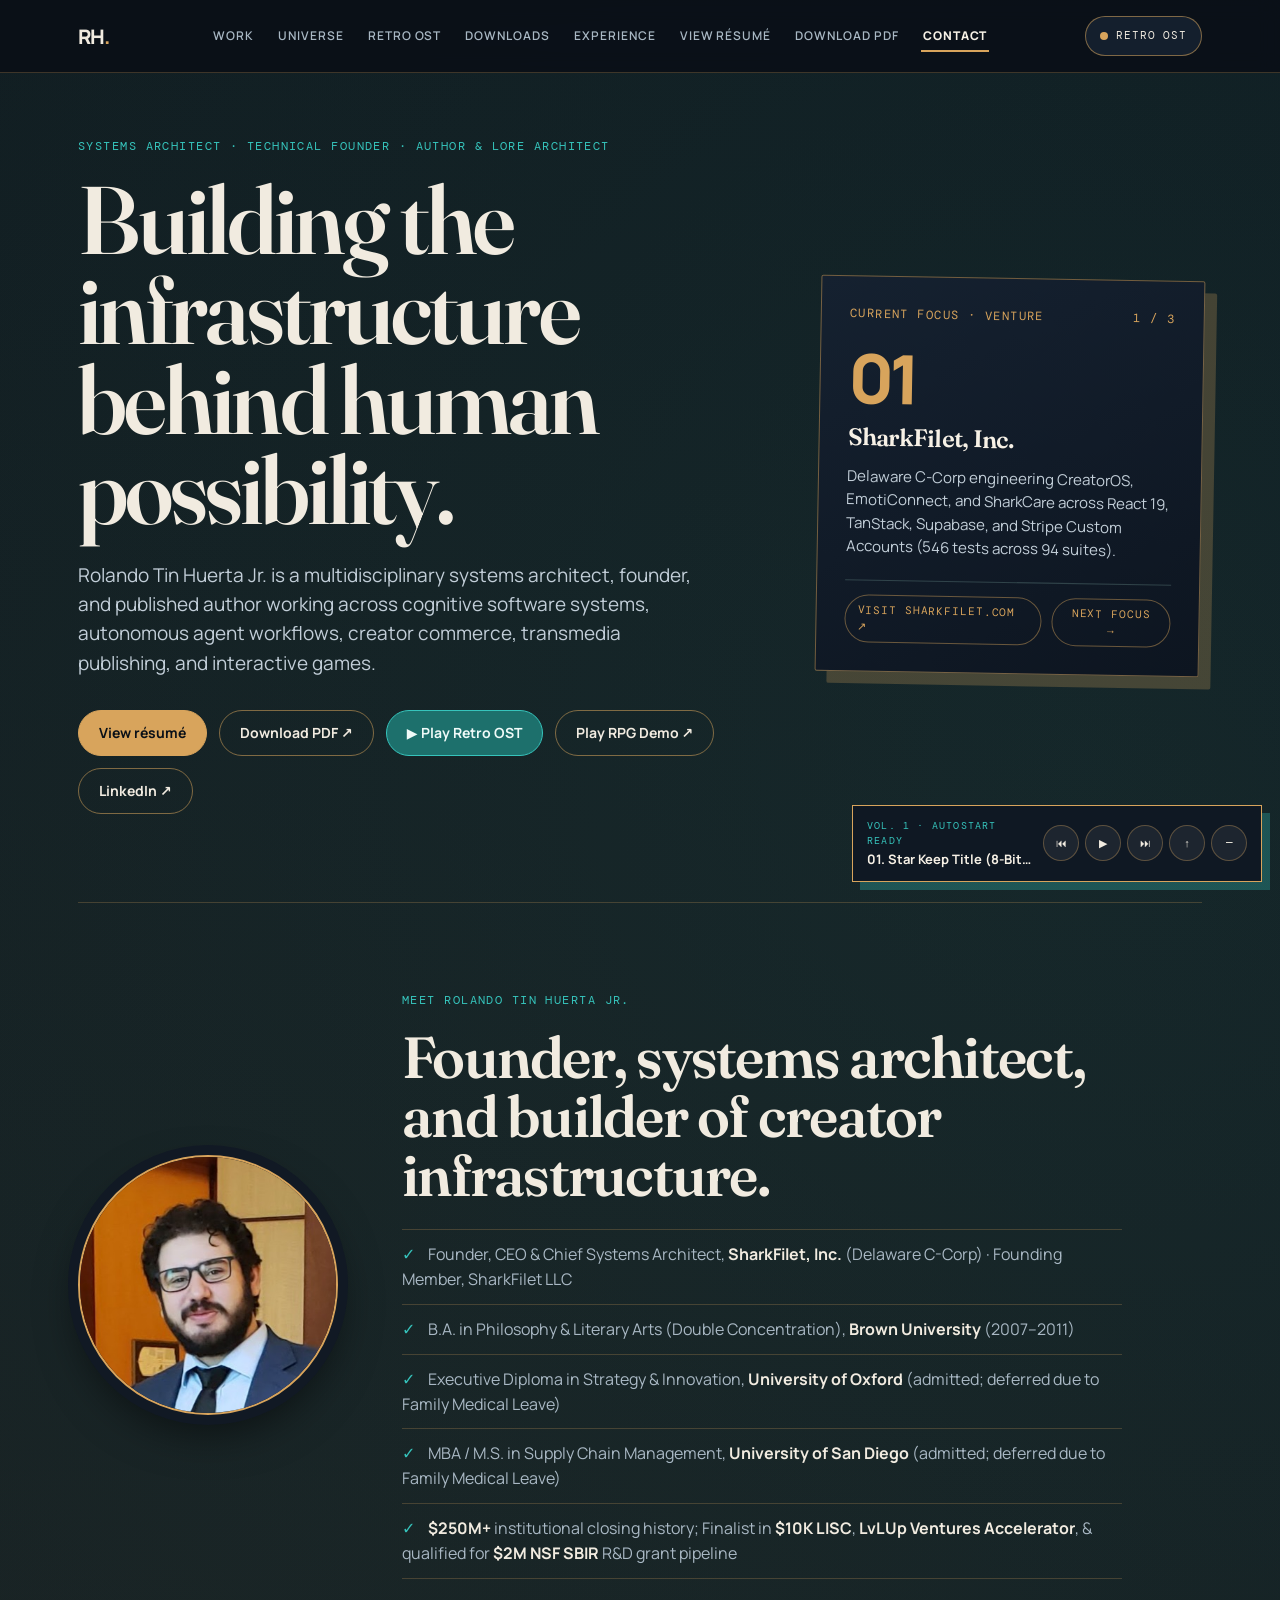
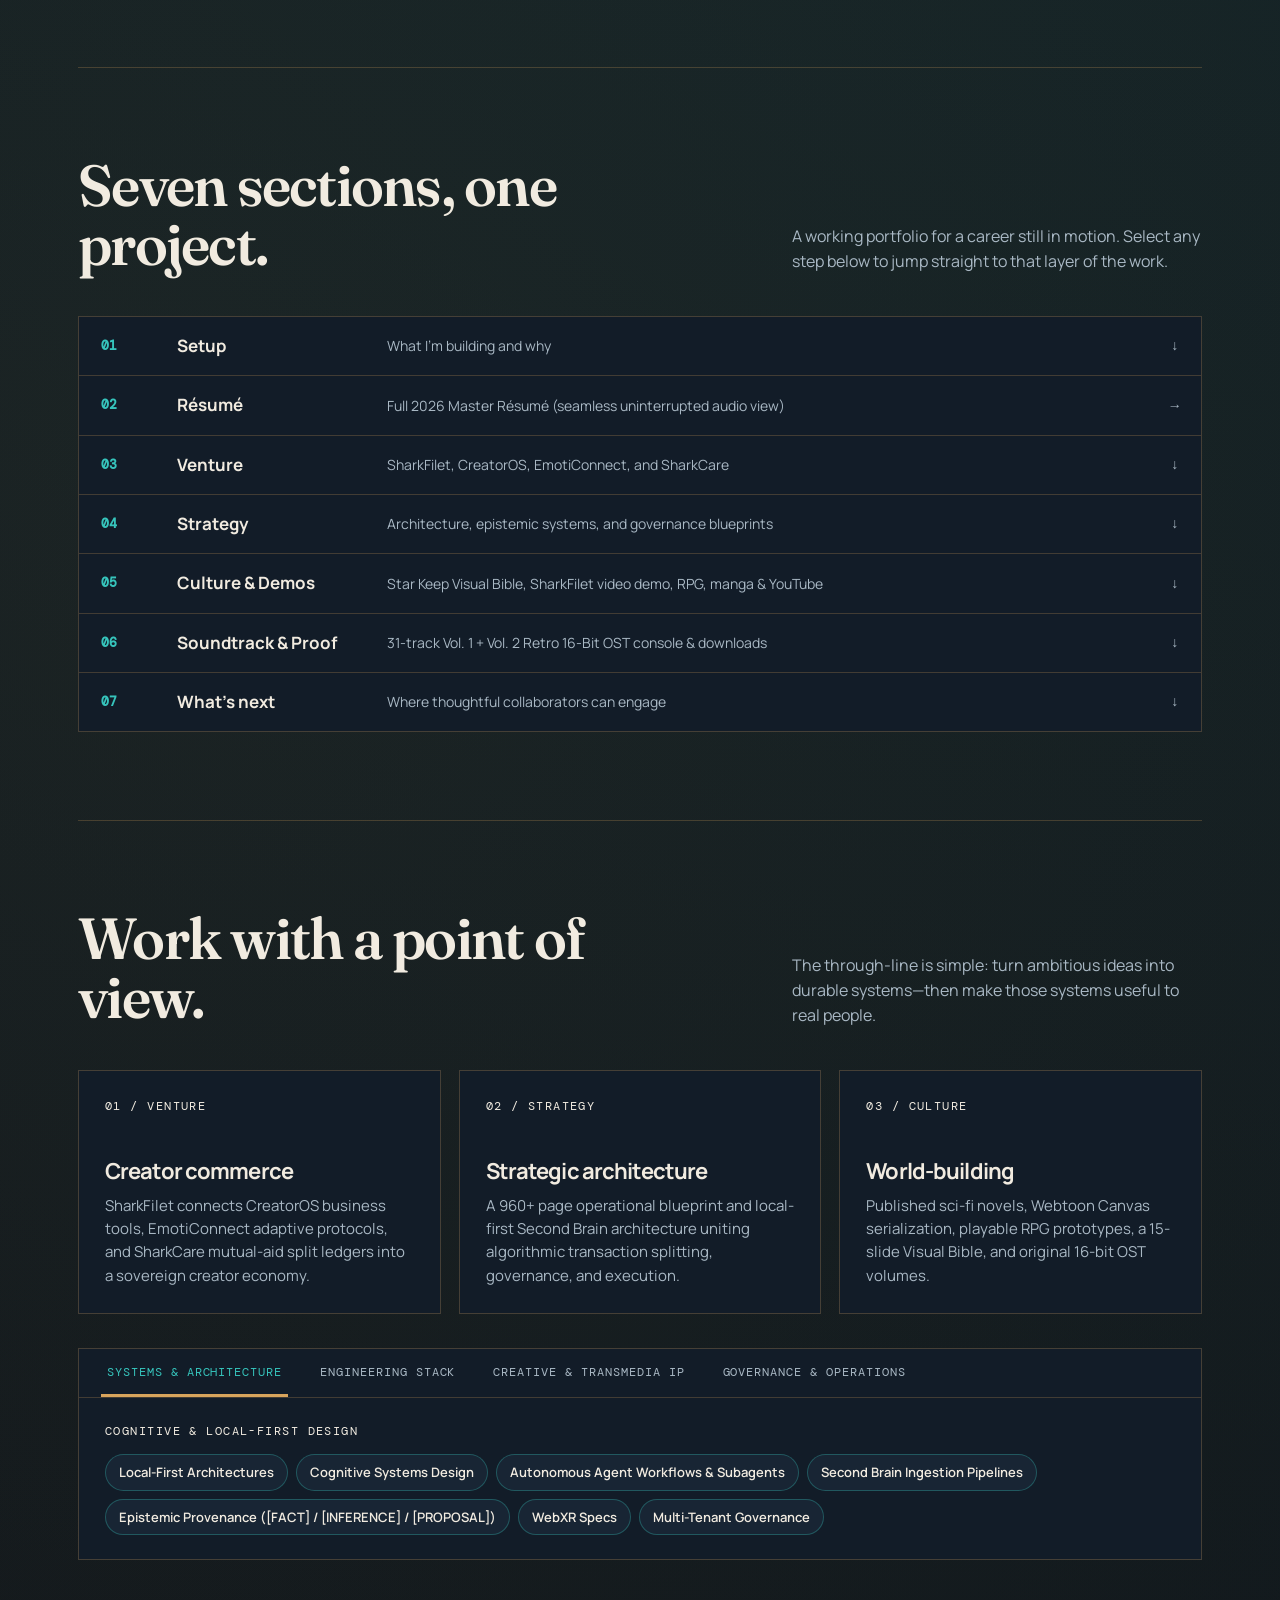
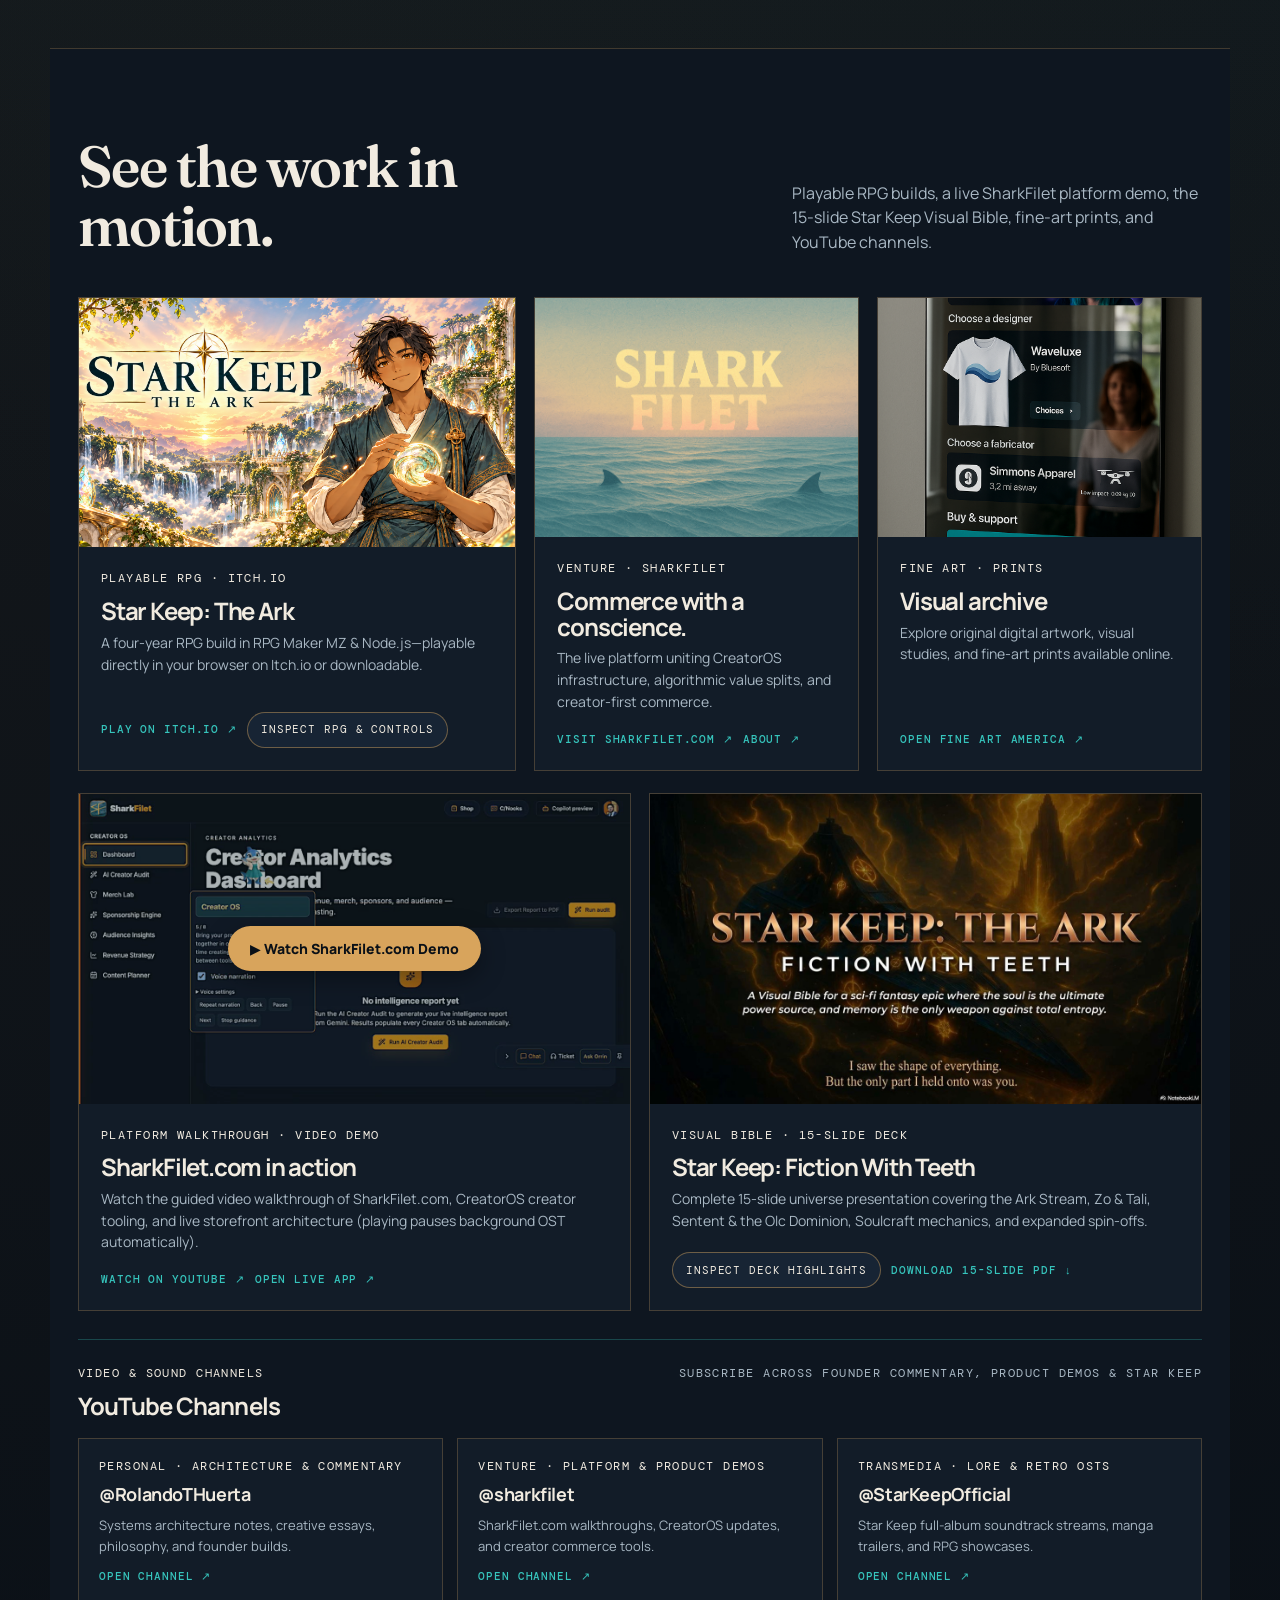
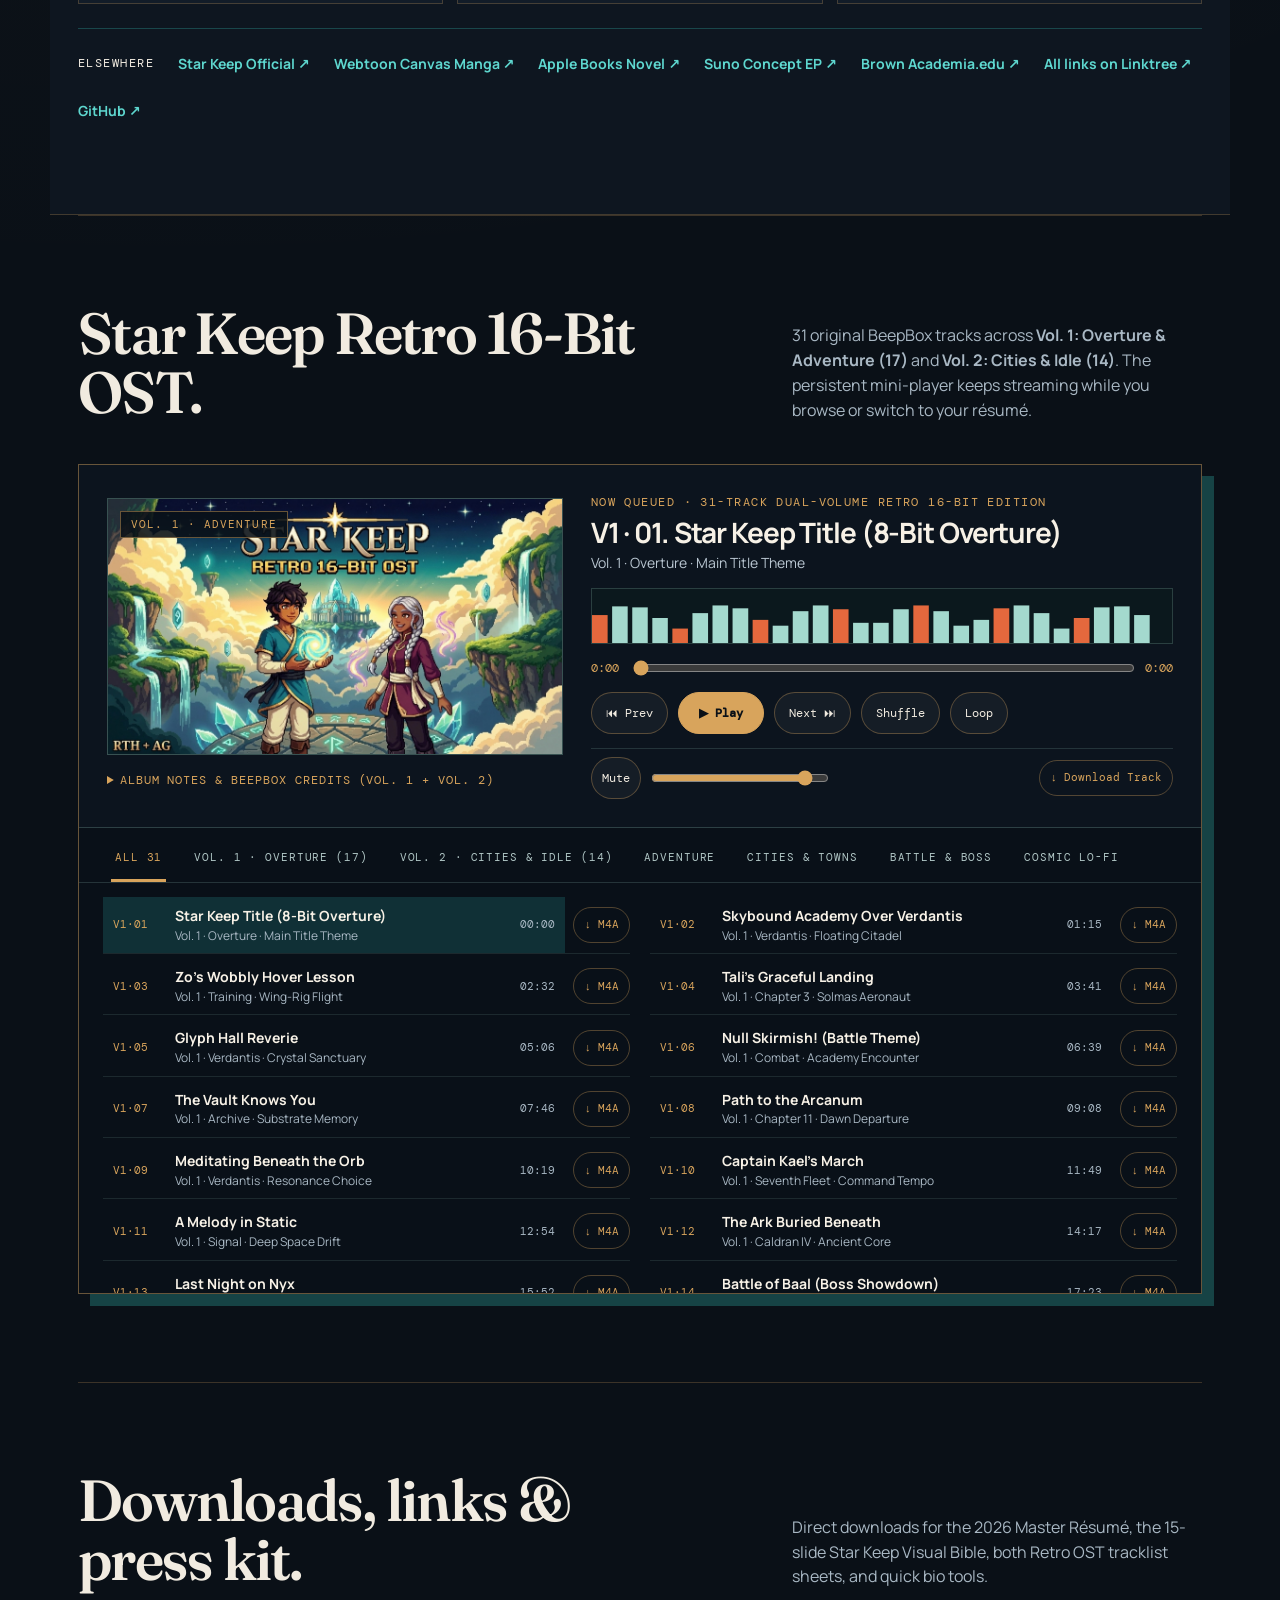
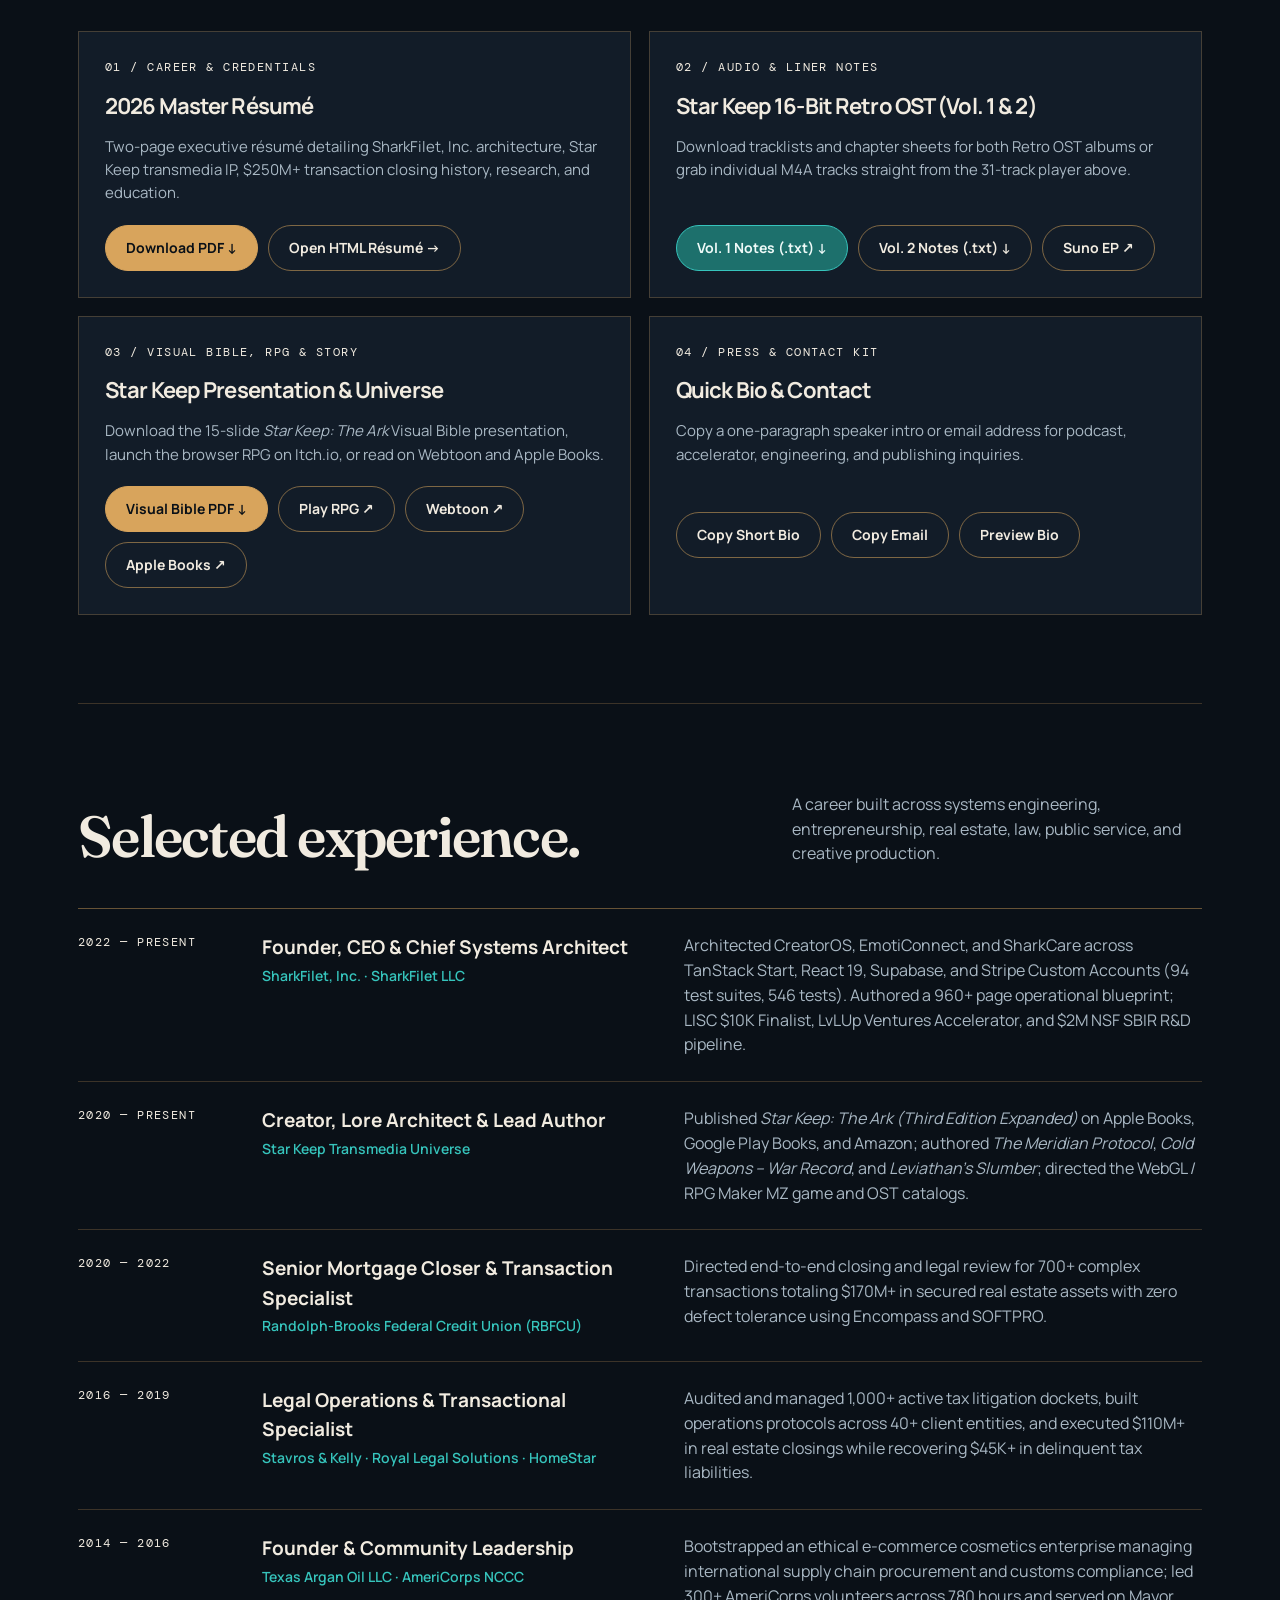
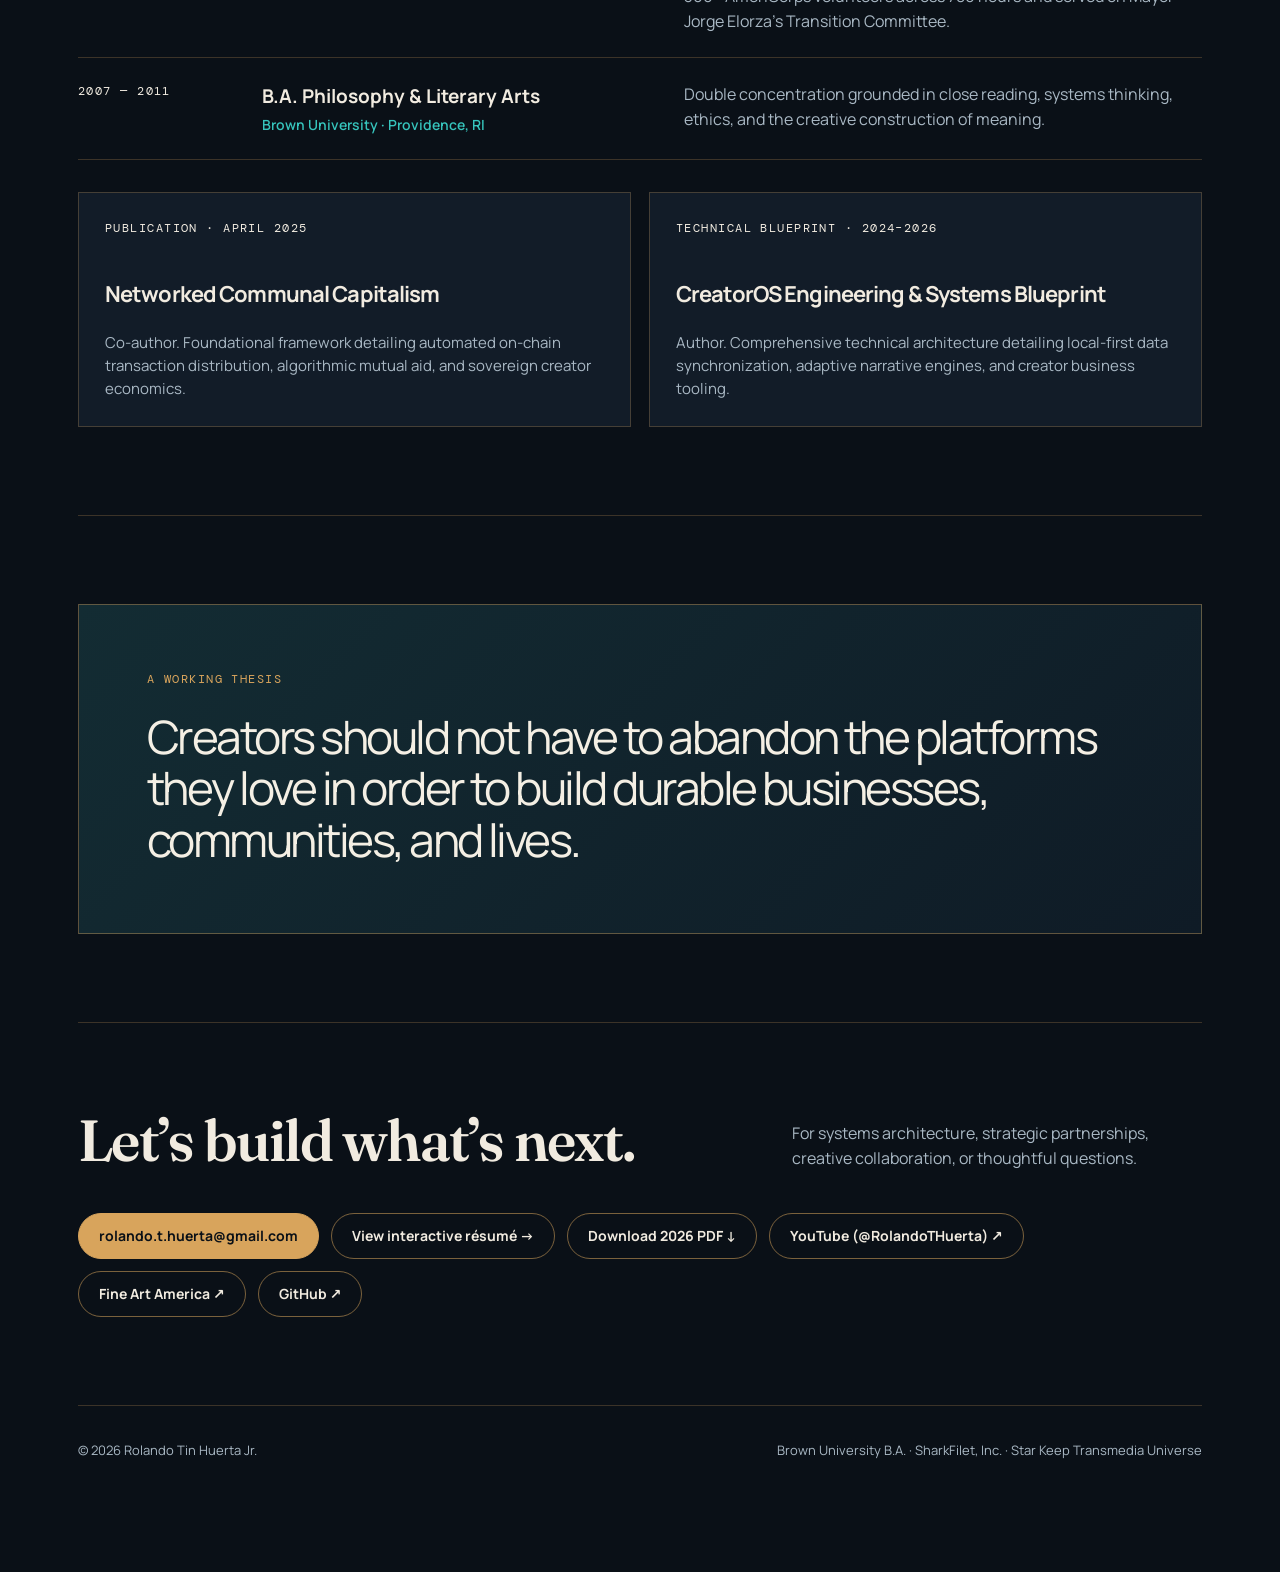
<file: index.html>
<!DOCTYPE html>
<html lang="en">
<head>
  <meta charset="UTF-8">
  <meta name="viewport" content="width=device-width, initial-scale=1.0">
  <meta name="description" content="Rolando Tin Huerta Jr. — Systems Architect, Technical Founder, and Published Author building creator-economy infrastructure, SharkFilet, and the Star Keep transmedia universe.">
  <meta name="theme-color" content="#0a1017">
  <meta property="og:title" content="Rolando Tin Huerta Jr. — Systems Architect, Technical Founder &amp; Author">
  <meta property="og:description" content="Portfolio, 2026 Master Résumé, 31-track Star Keep Retro 16-Bit OST player (Vol. 1 &amp; Vol. 2), SharkFilet demo, Visual Bible presentation, and YouTube channels.">
  <meta property="og:type" content="website">
  <title>Rolando Tin Huerta Jr. — Strategy, Systems Architecture &amp; Creator Infrastructure</title>
  <link rel="icon" type="image/svg+xml" href="favicon.svg">
  <link rel="preconnect" href="https://fonts.googleapis.com">
  <link rel="preconnect" href="https://fonts.gstatic.com" crossorigin>
  <link href="https://fonts.googleapis.com/css2?family=DM+Mono:wght@400;500&family=Fraunces:opsz,wght@9..144,500;9..144,600;9..144,700&family=Manrope:wght@400;500;600;700;800&display=swap" rel="stylesheet">
  <link rel="stylesheet" href="styles.css?v=20261124c">
  <link rel="stylesheet" href="theme-arcanum.css?v=20261124c">
  <script type="module" src="app.js?v=20261124c"></script>
</head>
<body data-base="./" data-active-view="portfolio">
  <a class="skip-link visually-hidden" href="#main-content">Skip to main content</a>

  <header class="site-header">
    <div class="wrap header-inner">
      <a class="mark" href="#setup" data-view="portfolio" data-scroll-target="#setup" aria-label="Rolando Huerta home">RH<span class="tag" aria-hidden="true">.</span></a>

      <nav class="site-nav" aria-label="Primary">
        <button
          class="menu-button"
          type="button"
          popovertarget="site-menu"
          popovertargetaction="toggle"
          aria-controls="site-menu"
        >
          Menu
        </button>

        <ul id="site-menu" class="site-menu" popover="auto">
          <li><a href="#work" data-view="portfolio" data-scroll-target="#work">Work</a></li>
          <li><a href="#showcase" data-view="portfolio" data-scroll-target="#showcase">Universe</a></li>
          <li><a href="#soundtrack" data-view="portfolio" data-scroll-target="#soundtrack">Retro OST</a></li>
          <li><a href="#downloads" data-view="portfolio" data-scroll-target="#downloads">Downloads</a></li>
          <li><a href="#experience" data-view="portfolio" data-scroll-target="#experience">Experience</a></li>
          <li><a href="#resume" data-view="resume">View résumé</a></li>
          <li><a href="resume/Rolando_Huerta_Resume_2026_Master.pdf" download>Download PDF</a></li>
          <li><a href="#contact" data-view="portfolio" data-scroll-target="#contact">Contact</a></li>
        </ul>
      </nav>

      <div class="header-actions">
        <button type="button" class="nav-ost-pill" id="nav-ost-toggle" aria-label="Play or pause Star Keep Retro OST">
          <span class="ost-dot" aria-hidden="true"></span>
          <span class="pill-label">Retro OST</span>
        </button>
      </div>
    </div>
  </header>

  <div class="wrap">
    <!-- Primary Portfolio View -->
    <main id="portfolio-view">
      <section class="hero" id="setup">
        <div>
          <div class="eyebrow">Systems Architect · Technical Founder · Author &amp; Lore Architect</div>
          <h1 id="main-content" tabindex="-1">Building the infrastructure behind human possibility.</h1>
          <p class="hero-lead">
            Rolando Tin Huerta Jr. is a multidisciplinary systems architect, founder, and published author working across cognitive software systems, autonomous agent workflows, creator commerce, transmedia publishing, and interactive games.
          </p>
          <div class="actions">
            <a class="button primary" href="#resume" data-view="resume">View résumé</a>
            <a class="button" href="resume/Rolando_Huerta_Resume_2026_Master.pdf" download>Download PDF ↗</a>
            <button type="button" class="button accent" id="hero-play-ost">▶ Play Retro OST</button>
            <a class="button" href="https://sharkfilet.itch.io/star-keep-the-ark" target="_blank" rel="noopener noreferrer">Play RPG Demo ↗</a>
            <a class="button" href="https://www.linkedin.com/in/rolandohuerta" target="_blank" rel="noopener noreferrer">LinkedIn ↗</a>
          </div>
        </div>

        <aside class="hero-card dark-surface" aria-label="Interactive current focus spotlight">
          <div class="hero-card-top">
            <div class="mono" id="hero-card-eyebrow">Current focus · Venture</div>
            <div class="mono" id="hero-card-counter">1 / 3</div>
          </div>
          <div class="number" id="hero-card-number">01</div>
          <h2 id="hero-card-title">SharkFilet, Inc.</h2>
          <p id="hero-card-copy">
            Delaware C-Corp engineering CreatorOS, EmotiConnect, and SharkCare across React 19, TanStack, Supabase, and Stripe Custom Accounts (546 tests across 94 suites).
          </p>
          <div class="hero-card-controls">
            <a class="hero-card-btn" id="hero-card-link" href="https://sharkfilet.com" target="_blank" rel="noopener noreferrer">Visit sharkfilet.com ↗</a>
            <button type="button" class="hero-card-btn" id="hero-card-next">Next focus →</button>
          </div>
        </aside>
      </section>

      <section class="profile" id="profile">
        <div class="profile-photo">
          <img
            src="assets/rolando-huerta-photo.jpg"
            alt="Photograph of Rolando Tin Huerta Jr. in a navy suit and glasses"
            width="366"
            height="366"
            fetchpriority="high"
          >
        </div>
        <div>
          <div class="eyebrow">Meet Rolando Tin Huerta Jr.</div>
          <h2>Founder, systems architect, and builder of creator infrastructure.</h2>
          <ul class="profile-list">
            <li><span class="check" aria-hidden="true">✓</span> Founder, CEO &amp; Chief Systems Architect, <strong>SharkFilet, Inc.</strong> (Delaware C-Corp) · Founding Member, SharkFilet LLC</li>
            <li><span class="check" aria-hidden="true">✓</span> B.A. in Philosophy &amp; Literary Arts (Double Concentration), <strong>Brown University</strong> (2007–2011)</li>
            <li><span class="check" aria-hidden="true">✓</span> Executive Diploma in Strategy &amp; Innovation, <strong>University of Oxford</strong> (admitted; deferred due to Family Medical Leave)</li>
            <li><span class="check" aria-hidden="true">✓</span> MBA / M.S. in Supply Chain Management, <strong>University of San Diego</strong> (admitted; deferred due to Family Medical Leave)</li>
            <li><span class="check" aria-hidden="true">✓</span> <strong>$250M+</strong> institutional closing history; Finalist in <strong>$10K LISC</strong>, <strong>LvLUp Ventures Accelerator</strong>, &amp; qualified for <strong>$2M NSF SBIR</strong> R&amp;D grant pipeline</li>
          </ul>
        </div>
      </section>

      <section class="roadmap" id="roadmap">
        <div class="section-head">
          <h2>Seven sections, one project.</h2>
          <p class="section-intro">
            A working portfolio for a career still in motion. Select any step below to jump straight to that layer of the work.
          </p>
        </div>
        <ol class="roadmap-list">
          <li>
            <a class="roadmap-link" href="#setup">
              <b>01</b>
              <strong>Setup</strong>
              <span>What I’m building and why</span>
              <span class="roadmap-arrow" aria-hidden="true">↓</span>
            </a>
          </li>
          <li>
            <a class="roadmap-link" href="#resume" data-view="resume">
              <b>02</b>
              <strong>Résumé</strong>
              <span>Full 2026 Master Résumé (seamless uninterrupted audio view)</span>
              <span class="roadmap-arrow" aria-hidden="true">→</span>
            </a>
          </li>
          <li>
            <a class="roadmap-link" href="#work">
              <b>03</b>
              <strong>Venture</strong>
              <span>SharkFilet, CreatorOS, EmotiConnect, and SharkCare</span>
              <span class="roadmap-arrow" aria-hidden="true">↓</span>
            </a>
          </li>
          <li>
            <a class="roadmap-link" href="#competencies">
              <b>04</b>
              <strong>Strategy</strong>
              <span>Architecture, epistemic systems, and governance blueprints</span>
              <span class="roadmap-arrow" aria-hidden="true">↓</span>
            </a>
          </li>
          <li>
            <a class="roadmap-link" href="#showcase">
              <b>05</b>
              <strong>Culture &amp; Demos</strong>
              <span>Star Keep Visual Bible, SharkFilet video demo, RPG, manga &amp; YouTube</span>
              <span class="roadmap-arrow" aria-hidden="true">↓</span>
            </a>
          </li>
          <li>
            <a class="roadmap-link" href="#soundtrack">
              <b>06</b>
              <strong>Soundtrack &amp; Proof</strong>
              <span>31-track Vol. 1 + Vol. 2 Retro 16-Bit OST console &amp; downloads</span>
              <span class="roadmap-arrow" aria-hidden="true">↓</span>
            </a>
          </li>
          <li>
            <a class="roadmap-link" href="#contact">
              <b>07</b>
              <strong>What’s next</strong>
              <span>Where thoughtful collaborators can engage</span>
              <span class="roadmap-arrow" aria-hidden="true">↓</span>
            </a>
          </li>
        </ol>
      </section>

      <section id="work">
        <div class="section-head">
          <h2>Work with a point of view.</h2>
          <p class="section-intro">
            The through-line is simple: turn ambitious ideas into durable systems—then make those systems useful to real people.
          </p>
        </div>
        <div class="grid">
          <article class="card">
            <div>
              <div class="mono">01 / Venture</div>
              <h3>Creator commerce</h3>
            </div>
            <p>
              SharkFilet connects CreatorOS business tools, EmotiConnect adaptive protocols, and SharkCare mutual-aid split ledgers into a sovereign creator economy.
            </p>
          </article>
          <article class="card">
            <div>
              <div class="mono">02 / Strategy</div>
              <h3>Strategic architecture</h3>
            </div>
            <p>
              A 960+ page operational blueprint and local-first Second Brain architecture uniting algorithmic transaction splitting, governance, and execution.
            </p>
          </article>
          <article class="card">
            <div>
              <div class="mono">03 / Culture</div>
              <h3>World-building</h3>
            </div>
            <p>
              Published sci-fi novels, Webtoon Canvas serialization, playable RPG prototypes, a 15-slide Visual Bible, and original 16-bit OST volumes.
            </p>
          </article>
        </div>

        <div class="competency-deck" id="competencies">
          <div class="tablist-scroller" id="competency-tablist" role="tablist" aria-label="Technical and operational competencies">
            <button type="button" role="tab" id="tab-systems" aria-selected="true" data-panel="panel-systems">Systems &amp; Architecture</button>
            <button type="button" role="tab" id="tab-stack" aria-selected="false" tabindex="-1" data-panel="panel-stack">Engineering Stack</button>
            <button type="button" role="tab" id="tab-creative" aria-selected="false" tabindex="-1" data-panel="panel-creative">Creative &amp; Transmedia IP</button>
            <button type="button" role="tab" id="tab-gov" aria-selected="false" tabindex="-1" data-panel="panel-gov">Governance &amp; Operations</button>
          </div>

          <div role="tabpanel" id="panel-systems" aria-labelledby="tab-systems" tabindex="0">
            <div class="tab-panel-inner">
              <div class="mono">Cognitive &amp; Local-First Design</div>
              <ul class="pill-cloud">
                <li>Local-First Architectures</li>
                <li>Cognitive Systems Design</li>
                <li>Autonomous Agent Workflows &amp; Subagents</li>
                <li>Second Brain Ingestion Pipelines</li>
                <li>Epistemic Provenance ([FACT] / [INFERENCE] / [PROPOSAL])</li>
                <li>WebXR Specs</li>
                <li>Multi-Tenant Governance</li>
              </ul>
            </div>
          </div>

          <div role="tabpanel" id="panel-stack" aria-labelledby="tab-stack" hidden>
            <div class="tab-panel-inner">
              <div class="mono">Production Full-Stack &amp; Automated Verification</div>
              <ul class="pill-cloud">
                <li>React 19</li>
                <li>TypeScript</li>
                <li>TanStack Start / Router</li>
                <li>Node.js</li>
                <li>Supabase (PostgreSQL / RLS)</li>
                <li>Stripe Connect &amp; Custom Accounts</li>
                <li>REST / RPC APIs</li>
                <li>Git / GitHub CI/CD</li>
                <li>94 Test Suites (546 Tests)</li>
              </ul>
            </div>
          </div>

          <div role="tabpanel" id="panel-creative" aria-labelledby="tab-creative" hidden>
            <div class="tab-panel-inner">
              <div class="mono">Storytelling, Games &amp; Sonic Direction</div>
              <ul class="pill-cloud">
                <li>World-Building &amp; Canon Architecture</li>
                <li>Full-Length Narrative Manuscripts</li>
                <li>Webtoon Canvas Serialization</li>
                <li>Game Design (WebGL / RPG Maker MZ)</li>
                <li>Interactive Music Scoring &amp; BeepBox 16-Bit OST</li>
              </ul>
            </div>
          </div>

          <div role="tabpanel" id="panel-gov" aria-labelledby="tab-gov" hidden>
            <div class="tab-panel-inner">
              <div class="mono">Institutional &amp; Corporate Execution</div>
              <ul class="pill-cloud">
                <li>Delaware C-Corp Governance</li>
                <li>Algorithmic Value Splitting</li>
                <li>Contract Structuring</li>
                <li>Legal &amp; Title Discovery</li>
                <li>$250M+ Executed Transaction History</li>
                <li>Supply Chain Operations</li>
              </ul>
            </div>
          </div>
        </div>
      </section>

      <section class="showcase" id="showcase">
        <div class="section-head">
          <h2>See the work in motion.</h2>
          <p class="section-intro">
            Playable RPG builds, a live SharkFilet platform demo, the 15-slide Star Keep Visual Bible, fine-art prints, and YouTube channels.
          </p>
        </div>

        <div class="showcase-grid">
          <article class="showcase-card feature">
            <img
              src="assets/showcase/star-keep-wide.png"
              alt="Star Keep: The Ark cover art"
              width="2100"
              height="900"
              loading="lazy"
            >
            <div class="showcase-copy">
              <div class="mono">Playable RPG · Itch.io</div>
              <h3>Star Keep: The Ark</h3>
              <p>
                A four-year RPG build in RPG Maker MZ &amp; Node.js—playable directly in your browser on Itch.io or downloadable.
              </p>
              <div class="showcase-actions">
                <a class="showcase-link" href="https://sharkfilet.itch.io/star-keep-the-ark" target="_blank" rel="noopener noreferrer">Play on Itch.io ↗</a>
                <button type="button" class="showcase-btn" data-open-dialog="rpg-dialog">Inspect RPG &amp; Controls</button>
              </div>
            </div>
          </article>

          <article class="showcase-card">
            <img
              src="assets/showcase/sharkfilet-banner.png"
              alt="SharkFilet creator commerce platform"
              width="1536"
              height="1024"
              loading="lazy"
            >
            <div class="showcase-copy">
              <div class="mono">Venture · SharkFilet</div>
              <h3>Commerce with a conscience.</h3>
              <p>
                The live platform uniting CreatorOS infrastructure, algorithmic value splits, and creator-first commerce.
              </p>
              <div class="showcase-actions">
                <a class="showcase-link" href="https://sharkfilet.com" target="_blank" rel="noopener noreferrer">Visit sharkfilet.com ↗</a>
                <a class="showcase-link" href="https://sharkfilet.com/about" target="_blank" rel="noopener noreferrer">About ↗</a>
              </div>
            </div>
          </article>

          <article class="showcase-card">
            <img
              src="assets/showcase/digital-reflection.png"
              alt="Rolando Huerta digital artwork"
              width="1024"
              height="1536"
              loading="lazy"
            >
            <div class="showcase-copy">
              <div class="mono">Fine Art · Prints</div>
              <h3>Visual archive</h3>
              <p>
                Explore original digital artwork, visual studies, and fine-art prints available online.
              </p>
              <div class="showcase-actions">
                <a class="showcase-link" href="https://fineartamerica.com/profiles/rolando-huerta" target="_blank" rel="noopener noreferrer">Open Fine Art America ↗</a>
              </div>
            </div>
          </article>
        </div>

        <div class="showcase-media-grid">
          <article class="showcase-card media-wide">
            <div class="yt-facade">
              <img
                src="assets/showcase/sharkfilet-demo-thumb.jpg"
                alt="SharkFilet.com guided platform demo thumbnail"
                width="1280"
                height="720"
                loading="lazy"
              >
              <button
                type="button"
                class="yt-play-overlay"
                data-yt-embed="Gd_Nyo2YE4E"
                data-yt-title="SharkFilet.com Guided Walkthrough Demo"
                aria-label="Play SharkFilet.com guided walkthrough demo video"
              >
                <span class="yt-play-pill">▶ Watch SharkFilet.com Demo</span>
              </button>
            </div>
            <div class="showcase-copy">
              <div class="mono">Platform Walkthrough · Video Demo</div>
              <h3>SharkFilet.com in action</h3>
              <p>
                Watch the guided video walkthrough of SharkFilet.com, CreatorOS creator tooling, and live storefront architecture (playing pauses background OST automatically).
              </p>
              <div class="showcase-actions">
                <a class="showcase-link" href="https://youtu.be/Gd_Nyo2YE4E" target="_blank" rel="noopener noreferrer">Watch on YouTube ↗</a>
                <a class="showcase-link" href="https://sharkfilet.com" target="_blank" rel="noopener noreferrer">Open Live App ↗</a>
              </div>
            </div>
          </article>

          <article class="showcase-card media-wide">
            <img
              src="assets/showcase/star-keep-deck-cover.jpg"
              alt="Star Keep: The Ark — Fiction With Teeth visual bible presentation cover slide"
              width="1280"
              height="714"
              loading="lazy"
            >
            <div class="showcase-copy">
              <div class="mono">Visual Bible · 15-Slide Deck</div>
              <h3>Star Keep: Fiction With Teeth</h3>
              <p>
                Complete 15-slide universe presentation covering the Ark Stream, Zo &amp; Tali, Sentent &amp; the Olc Dominion, Soulcraft mechanics, and expanded spin-offs.
              </p>
              <div class="showcase-actions">
                <button type="button" class="showcase-btn" data-open-dialog="deck-dialog">Inspect Deck Highlights</button>
                <a class="showcase-link" href="assets/downloads/star-keep-visual-bible.pdf" download>Download 15-Slide PDF ↓</a>
              </div>
            </div>
          </article>
        </div>

        <div class="youtube-band" aria-labelledby="yt-channels-heading">
          <div class="youtube-head">
            <div>
              <div class="mono">Video &amp; Sound Channels</div>
              <h3 id="yt-channels-heading" style="margin: 4px 0 0; font-size: 24px; letter-spacing: -0.04em;">YouTube Channels</h3>
            </div>
            <span class="mono" style="color: var(--muted);">Subscribe across founder commentary, product demos &amp; Star Keep</span>
          </div>
          <div class="youtube-grid">
            <a class="yt-channel-card" href="https://www.youtube.com/@RolandoTHuerta" target="_blank" rel="noopener noreferrer">
              <div class="mono">Personal · Architecture &amp; Commentary</div>
              <strong>@RolandoTHuerta</strong>
              <p>Systems architecture notes, creative essays, philosophy, and founder builds.</p>
              <span class="showcase-link">Open Channel ↗</span>
            </a>
            <a class="yt-channel-card" href="https://www.youtube.com/@sharkfilet" target="_blank" rel="noopener noreferrer">
              <div class="mono">Venture · Platform &amp; Product Demos</div>
              <strong>@sharkfilet</strong>
              <p>SharkFilet.com walkthroughs, CreatorOS updates, and creator commerce tools.</p>
              <span class="showcase-link">Open Channel ↗</span>
            </a>
            <a class="yt-channel-card" href="https://www.youtube.com/@StarKeepOfficial" target="_blank" rel="noopener noreferrer">
              <div class="mono">Transmedia · Lore &amp; Retro OSTs</div>
              <strong>@StarKeepOfficial</strong>
              <p>Star Keep full-album soundtrack streams, manga trailers, and RPG showcases.</p>
              <span class="showcase-link">Open Channel ↗</span>
            </a>
          </div>
        </div>

        <div class="link-ribbon">
          <span class="mono">Elsewhere</span>
          <a href="https://starkeepofficial.com" target="_blank" rel="noopener noreferrer">Star Keep Official ↗</a>
          <a href="https://www.webtoons.com/en/canvas/star-keep/list?title_no=1177944" target="_blank" rel="noopener noreferrer">Webtoon Canvas Manga ↗</a>
          <a href="https://books.apple.com/us/book/star-keep/id6747073231" target="_blank" rel="noopener noreferrer">Apple Books Novel ↗</a>
          <a href="https://suno.com/album/abc49973-2afe-40c6-a106-32f653fb8c38" target="_blank" rel="noopener noreferrer">Suno Concept EP ↗</a>
          <a href="https://brown.academia.edu/RolandoHuerta" target="_blank" rel="noopener noreferrer">Brown Academia.edu ↗</a>
          <a href="https://linktr.ee/sharkfilet" target="_blank" rel="noopener noreferrer">All links on Linktree ↗</a>
          <a href="https://github.com/SharkFilet" target="_blank" rel="noopener noreferrer">GitHub ↗</a>
        </div>
      </section>

      <section id="soundtrack">
        <div class="section-head">
          <h2>Star Keep Retro 16-Bit OST.</h2>
          <p class="section-intro">
            31 original BeepBox tracks across <strong>Vol. 1: Overture &amp; Adventure (17)</strong> and <strong>Vol. 2: Cities &amp; Idle (14)</strong>. The persistent mini-player keeps streaming while you browse or switch to your résumé.
          </p>
        </div>

        <div class="ost-console dark-surface">
          <div class="ost-deck">
            <div class="ost-deck-media">
              <div class="ost-cover-frame">
                <img
                  id="ost-cover-img"
                  src="assets/showcase/retro-ost-cover.jpg"
                  alt="Star Keep Volume 1 Retro 16-Bit OST cover art"
                  width="1920"
                  height="1080"
                >
                <span class="ost-badge" id="ost-mood-badge">VOL. 1 · ADVENTURE</span>
              </div>

              <details class="ost-notes">
                <summary>Album notes &amp; BeepBox credits (Vol. 1 + Vol. 2)</summary>
                <p>
                  Vol. 1 (17 tracks) and Vol. 2: Cities, Plazas &amp; Idle Locations (14 tracks) were composed and synthesized from scratch in BeepBox by Rolando Huerta (Artwork &amp; Concept: RTH + AG), blending 16-bit SNES/GBA chiptune leads, plucked town lutes, FM electric pianos, and cosmic lo-fi textures.
                </p>
              </details>
            </div>

            <div class="ost-deck-controls">
              <div class="ost-now-playing">
                <div class="mono">Now queued · 31-Track Dual-Volume Retro 16-Bit Edition</div>
                <h3 id="ost-current-title">V1 · 01. Star Keep Title (8-Bit Overture)</h3>
                <p id="ost-current-chapter">Vol. 1 · Overture · Main Title Theme</p>
              </div>

              <canvas
                id="ost-visualizer"
                class="ost-visualizer"
                width="520"
                height="56"
                aria-hidden="true"
              ></canvas>

              <audio id="ost-audio" preload="metadata" aria-label="Star Keep Retro 16-Bit OST audio stream"></audio>

              <div class="ost-scrub-row">
                <span id="ost-time-current">0:00</span>
                <input
                  type="range"
                  id="ost-seek"
                  class="ost-range"
                  min="0"
                  max="100"
                  step="0.5"
                  value="0"
                  aria-label="Track playback position"
                >
                <span id="ost-time-duration">0:00</span>
              </div>

              <div class="ost-transport">
                <button type="button" class="ost-btn" id="ost-prev-btn" aria-label="Previous track">⏮ Prev</button>
                <button type="button" class="ost-btn play-main" id="ost-play-btn" aria-label="Play current track">▶ Play</button>
                <button type="button" class="ost-btn" id="ost-next-btn" aria-label="Next track">Next ⏭</button>
                <button type="button" class="ost-btn" id="ost-shuffle-btn" aria-pressed="false">Shuffle</button>
                <button type="button" class="ost-btn" id="ost-loop-btn" aria-pressed="false">Loop</button>
              </div>

              <div class="ost-volume-wrap">
                <div class="ost-volume-control">
                  <button type="button" class="ost-btn" id="ost-mute-btn" aria-pressed="false">Mute</button>
                  <input
                    type="range"
                    id="ost-volume"
                    class="ost-range"
                    min="0"
                    max="1"
                    step="0.05"
                    value="0.9"
                    aria-label="Audio volume"
                  >
                </div>
                <a
                  id="ost-download-current"
                  class="ost-dl-link"
                  href="assets/audio/01-star-keep-title.m4a"
                  download="vol1-01-star-keep-title.m4a"
                >
                  ↓ Download Track
                </a>
              </div>
            </div>
          </div>

          <div class="ost-playlist-pane">
            <div class="ost-filter-bar" id="ost-filter-tablist" role="tablist" aria-label="Filter soundtrack tracks by volume or mood">
              <button type="button" role="tab" aria-selected="true" data-mood="all">All 31</button>
              <button type="button" role="tab" aria-selected="false" tabindex="-1" data-mood="vol1">Vol. 1 · Overture (17)</button>
              <button type="button" role="tab" aria-selected="false" tabindex="-1" data-mood="vol2">Vol. 2 · Cities &amp; Idle (14)</button>
              <button type="button" role="tab" aria-selected="false" tabindex="-1" data-mood="adventure">Adventure</button>
              <button type="button" role="tab" aria-selected="false" tabindex="-1" data-mood="cities">Cities &amp; Towns</button>
              <button type="button" role="tab" aria-selected="false" tabindex="-1" data-mood="battle">Battle &amp; Boss</button>
              <button type="button" role="tab" aria-selected="false" tabindex="-1" data-mood="lofi">Cosmic Lo-Fi</button>
            </div>
            <ul id="ost-tracklist" class="ost-tracklist" aria-label="Star Keep Retro OST Tracklist"></ul>
          </div>
        </div>
      </section>

      <section id="downloads">
        <div class="section-head">
          <h2>Downloads, links &amp; press kit.</h2>
          <p class="section-intro">
            Direct downloads for the 2026 Master Résumé, the 15-slide Star Keep Visual Bible, both Retro OST tracklist sheets, and quick bio tools.
          </p>
        </div>

        <div class="vault-grid">
          <article class="vault-card">
            <div class="mono">01 / Career &amp; Credentials</div>
            <h3>2026 Master Résumé</h3>
            <p>
              Two-page executive résumé detailing SharkFilet, Inc. architecture, Star Keep transmedia IP, $250M+ transaction closing history, research, and education.
            </p>
            <div class="vault-actions">
              <a class="button primary" href="resume/Rolando_Huerta_Resume_2026_Master.pdf" download>Download PDF ↓</a>
              <a class="button" href="#resume" data-view="resume">Open HTML Résumé →</a>
            </div>
          </article>

          <article class="vault-card">
            <div class="mono">02 / Audio &amp; Liner Notes</div>
            <h3>Star Keep 16-Bit Retro OST (Vol. 1 &amp; 2)</h3>
            <p>
              Download tracklists and chapter sheets for both Retro OST albums or grab individual M4A tracks straight from the 31-track player above.
            </p>
            <div class="vault-actions">
              <a class="button accent" href="assets/downloads/star-keep-retro-ost-notes.txt" download>Vol. 1 Notes (.txt) ↓</a>
              <a class="button" href="assets/downloads/star-keep-cities-idle-ost-notes.txt" download>Vol. 2 Notes (.txt) ↓</a>
              <a class="button" href="https://suno.com/album/abc49973-2afe-40c6-a106-32f653fb8c38" target="_blank" rel="noopener noreferrer">Suno EP ↗</a>
            </div>
          </article>

          <article class="vault-card">
            <div class="mono">03 / Visual Bible, RPG &amp; Story</div>
            <h3>Star Keep Presentation &amp; Universe</h3>
            <p>
              Download the 15-slide <em>Star Keep: The Ark</em> Visual Bible presentation, launch the browser RPG on Itch.io, or read on Webtoon and Apple Books.
            </p>
            <div class="vault-actions">
              <a class="button coral" href="assets/downloads/star-keep-visual-bible.pdf" download>Visual Bible PDF ↓</a>
              <a class="button" href="https://sharkfilet.itch.io/star-keep-the-ark" target="_blank" rel="noopener noreferrer">Play RPG ↗</a>
              <a class="button" href="https://www.webtoons.com/en/canvas/star-keep/list?title_no=1177944" target="_blank" rel="noopener noreferrer">Webtoon ↗</a>
              <a class="button" href="https://books.apple.com/us/book/star-keep/id6747073231" target="_blank" rel="noopener noreferrer">Apple Books ↗</a>
            </div>
          </article>

          <article class="vault-card">
            <div class="mono">04 / Press &amp; Contact Kit</div>
            <h3>Quick Bio &amp; Contact</h3>
            <p>
              Copy a one-paragraph speaker intro or email address for podcast, accelerator, engineering, and publishing inquiries.
            </p>
            <div class="vault-actions">
              <button type="button" class="button" id="copy-bio-btn">Copy Short Bio</button>
              <button type="button" class="button" id="copy-email-btn">Copy Email</button>
              <button type="button" class="button" data-open-dialog="bio-dialog">Preview Bio</button>
            </div>
            <div class="status-note" id="copy-status" aria-live="polite"></div>
          </article>
        </div>
      </section>

      <section id="experience">
        <div class="section-head">
          <h2>Selected experience.</h2>
          <p class="section-intro">
            A career built across systems engineering, entrepreneurship, real estate, law, public service, and creative production.
          </p>
        </div>

        <div class="timeline">
          <div class="row">
            <div class="mono">2022 — Present</div>
            <div class="row-title">
              <strong>Founder, CEO &amp; Chief Systems Architect</strong>
              <span>SharkFilet, Inc. · SharkFilet LLC</span>
            </div>
            <p>
              Architected CreatorOS, EmotiConnect, and SharkCare across TanStack Start, React 19, Supabase, and Stripe Custom Accounts (94 test suites, 546 tests). Authored a 960+ page operational blueprint; LISC $10K Finalist, LvLUp Ventures Accelerator, and $2M NSF SBIR R&amp;D pipeline.
            </p>
          </div>

          <div class="row">
            <div class="mono">2020 — Present</div>
            <div class="row-title">
              <strong>Creator, Lore Architect &amp; Lead Author</strong>
              <span>Star Keep Transmedia Universe</span>
            </div>
            <p>
              Published <em>Star Keep: The Ark (Third Edition Expanded)</em> on Apple Books, Google Play Books, and Amazon; authored <em>The Meridian Protocol</em>, <em>Cold Weapons – War Record</em>, and <em>Leviathan's Slumber</em>; directed the WebGL / RPG Maker MZ game and OST catalogs.
            </p>
          </div>

          <div class="row">
            <div class="mono">2020 — 2022</div>
            <div class="row-title">
              <strong>Senior Mortgage Closer &amp; Transaction Specialist</strong>
              <span>Randolph-Brooks Federal Credit Union (RBFCU)</span>
            </div>
            <p>
              Directed end-to-end closing and legal review for 700+ complex transactions totaling $170M+ in secured real estate assets with zero defect tolerance using Encompass and SOFTPRO.
            </p>
          </div>

          <div class="row">
            <div class="mono">2016 — 2019</div>
            <div class="row-title">
              <strong>Legal Operations &amp; Transactional Specialist</strong>
              <span>Stavros &amp; Kelly · Royal Legal Solutions · HomeStar</span>
            </div>
            <p>
              Audited and managed 1,000+ active tax litigation dockets, built operations protocols across 40+ client entities, and executed $110M+ in real estate closings while recovering $45K+ in delinquent tax liabilities.
            </p>
          </div>

          <div class="row">
            <div class="mono">2014 — 2016</div>
            <div class="row-title">
              <strong>Founder &amp; Community Leadership</strong>
              <span>Texas Argan Oil LLC · AmeriCorps NCCC</span>
            </div>
            <p>
              Bootstrapped an ethical e-commerce cosmetics enterprise managing international supply chain procurement and customs compliance; led 300+ AmeriCorps volunteers across 780 hours and served on Mayor Jorge Elorza’s Transition Committee.
            </p>
          </div>

          <div class="row">
            <div class="mono">2007 — 2011</div>
            <div class="row-title">
              <strong>B.A. Philosophy &amp; Literary Arts</strong>
              <span>Brown University · Providence, RI</span>
            </div>
            <p>
              Double concentration grounded in close reading, systems thinking, ethics, and the creative construction of meaning.
            </p>
          </div>
        </div>

        <div class="pub-grid">
          <article class="card">
            <div>
              <div class="mono">Publication · April 2025</div>
              <h3>Networked Communal Capitalism</h3>
            </div>
            <p>
              Co-author. Foundational framework detailing automated on-chain transaction distribution, algorithmic mutual aid, and sovereign creator economics.
            </p>
          </article>
          <article class="card">
            <div>
              <div class="mono">Technical Blueprint · 2024–2026</div>
              <h3>CreatorOS Engineering &amp; Systems Blueprint</h3>
            </div>
            <p>
              Author. Comprehensive technical architecture detailing local-first data synchronization, adaptive narrative engines, and creator business tooling.
            </p>
          </article>
        </div>
      </section>

      <section aria-label="Working thesis">
        <blockquote class="quote">
          <div class="mono">A working thesis</div>
          Creators should not have to abandon the platforms they love in order to build durable businesses, communities, and lives.
        </blockquote>
      </section>

      <section id="contact">
        <div class="section-head">
          <h2>Let’s build what’s next.</h2>
          <p class="section-intro">
            For systems architecture, strategic partnerships, creative collaboration, or thoughtful questions.
          </p>
        </div>
        <div class="actions">
          <a class="button primary" href="mailto:rolando.t.huerta@gmail.com">rolando.t.huerta@gmail.com</a>
          <a class="button" href="#resume" data-view="resume">View interactive résumé →</a>
          <a class="button" href="resume/Rolando_Huerta_Resume_2026_Master.pdf" download>Download 2026 PDF ↓</a>
          <a class="button" href="https://www.youtube.com/@RolandoTHuerta" target="_blank" rel="noopener noreferrer">YouTube (@RolandoTHuerta) ↗</a>
          <a class="button" href="https://fineartamerica.com/profiles/rolando-huerta" target="_blank" rel="noopener noreferrer">Fine Art America ↗</a>
          <a class="button" href="https://github.com/SharkFilet" target="_blank" rel="noopener noreferrer">GitHub ↗</a>
        </div>
      </section>
    </main>

    <!-- Seamless In-Page 2026 Résumé View (music continues uninterrupted!) -->
    <section id="resume-view" aria-label="Interactive 2026 Résumé" hidden>
      <div class="resume-banner dark-surface">
        <div class="mono" style="color: var(--mint-ink);">Professional Résumé · 2026</div>
        <h1 id="resume-heading" tabindex="-1">Rolando Tin Huerta Jr.</h1>
        <p class="resume-subhead">Systems Architect | Technical Founder | Author &amp; Lore Architect</p>
        <p class="resume-meta">
          San Antonio, TX ·
          <a href="mailto:rolando.t.huerta@gmail.com">rolando.t.huerta@gmail.com</a> ·
          <a href="https://sharkfilet.com" target="_blank" rel="noopener noreferrer">sharkfilet.com</a> ·
          <a href="https://www.linkedin.com/in/rolandohuerta" target="_blank" rel="noopener noreferrer">linkedin.com/in/rolandohuerta</a>
        </p>
        <div class="actions">
          <button type="button" class="button primary" data-view="portfolio" data-scroll-target="#setup">← Back to Portfolio</button>
          <a class="button" href="resume/Rolando_Huerta_Resume_2026_Master.pdf" download>Download 2026 PDF ↓</a>
          <button type="button" class="button secondary" id="inline-print-resume-btn">Print / Save Copy</button>
          <a class="button secondary" href="resume/">Open Standalone Résumé Page ↗</a>
        </div>
      </div>

      <div class="resume-section">
        <div class="eyebrow">01 / Overview</div>
        <h2>Executive Summary</h2>
        <p class="hero-lead" style="max-width: 920px; margin-bottom: 0;">
          Multidisciplinary Systems Architect, Founder, and Published Author operating at the convergence of cognitive software systems, autonomous agent architecture, and sovereign creator commerce. Architected and deployed SharkFilet Inc., engineering local-first operating platforms (CreatorOS), emotional intelligence protocols (EmotiConnect), and the rich transmedia universe of Star Keep. Combines a decade of institutional transaction rigor ($250M+ in executed real estate and legal transactions) with formal foundations in philosophy and literary arts (Brown University). Recognized for architecting durable, human-aligned systems from first principles with zero outside capital.
        </p>
      </div>

      <div class="resume-section">
        <div class="eyebrow">02 / Capabilities</div>
        <h2>Core Competencies &amp; Technical Architecture</h2>
        <div class="resume-grid-2">
          <article class="resume-card">
            <h3>Systems &amp; Architecture</h3>
            <ul class="pill-cloud">
              <li>Local-First Architectures</li>
              <li>Cognitive Systems Design</li>
              <li>Autonomous Agent Workflows &amp; Subagents</li>
              <li>Second Brain Ingestion Pipelines</li>
              <li>WebXR Specs</li>
              <li>Multi-Tenant Governance</li>
            </ul>
          </article>
          <article class="resume-card">
            <h3>Engineering Stack</h3>
            <ul class="pill-cloud">
              <li>React 19</li>
              <li>TypeScript</li>
              <li>TanStack Start / Router</li>
              <li>Node.js</li>
              <li>Supabase (PostgreSQL / RLS)</li>
              <li>Stripe Connect API</li>
              <li>REST / RPC APIs</li>
              <li>Git / GitHub CI/CD</li>
            </ul>
          </article>
          <article class="resume-card">
            <h3>Creative &amp; Transmedia IP</h3>
            <ul class="pill-cloud">
              <li>World-Building &amp; Canon Architecture</li>
              <li>Full-Length Narrative Manuscripts</li>
              <li>Game Design (WebGL / RPG Maker MZ)</li>
              <li>Interactive Music Scoring</li>
            </ul>
          </article>
          <article class="resume-card">
            <h3>Governance &amp; Operations</h3>
            <ul class="pill-cloud">
              <li>Delaware C-Corp Governance</li>
              <li>Algorithmic Value Splitting</li>
              <li>Contract Structuring</li>
              <li>Legal &amp; Title Discovery ($250M+ closing history)</li>
            </ul>
          </article>
        </div>
      </div>

      <div class="resume-section">
        <div class="eyebrow">03 / Leadership &amp; Experience</div>
        <h2>Entrepreneurial &amp; Systems Leadership</h2>

        <article class="resume-job">
          <h3>Founder, Chief Executive Officer &amp; Chief Systems Architect</h3>
          <p class="job-meta">SharkFilet, Inc. — Delaware C-Corp (2022 – Present)</p>
          <ul>
            <li><strong>Ecosystem Architecture:</strong> Architected and shipped SharkFilet's unified creator platform from zero, engineering CreatorOS (creator business infrastructure), EmotiConnect (adaptive emotional connection protocol &amp; WebXR spec), and SharkCare (automated commerce-layer healthcare subsidy and mutual-aid split ledger).</li>
            <li><strong>Technical Execution:</strong> Developed production web application using TanStack Start, React 19, Supabase, and Stripe Custom Accounts. Validated through 94 comprehensive test suites (546 tests) with rigorous RBAC across four core user archetypes (Fan, Creator, Designer, Maker).</li>
            <li><strong>Cognitive Systems &amp; Agent Pipelines:</strong> Engineered a local-first 'Second Brain' intelligence architecture, enforcing immutable source provenance, epistemic verification tags ([FACT], [INFERENCE], [PROPOSAL]), and automated deterministic index pipelines.</li>
            <li><strong>Strategic Blueprint:</strong> Authored a 960+ page operational and technical blueprint detailing algorithmic transaction splitting, IP licensing frameworks, and decentralized supply-chain routing.</li>
            <li><strong>Venture Recognition:</strong> Finalist in $10K LISC venture competition; selected for LvLUp Ventures Accelerator; qualified for $2M NSF SBIR R&amp;D grant pipeline.</li>
          </ul>
        </article>

        <article class="resume-job">
          <h3>Creator, Lore Architect &amp; Lead Author</h3>
          <p class="job-meta">Star Keep Transmedia Universe — Global Publishing (2020 – Present)</p>
          <ul>
            <li><strong>World-Building &amp; Publication:</strong> Conceived, designed, and published the expansive transmedia sci-fi universe of Star Keep. Authored and published <em>Star Keep: The Ark (Third Edition Expanded)</em> globally on Apple Books, Google Play Books, and Amazon.</li>
            <li><strong>Transmedia Manuscripts &amp; Treaties:</strong> Authored complete narrative project bibles, manuscripts, and treatments including <em>The Meridian Protocol</em>, <em>Cold Weapons – War Record</em>, and <em>Leviathan's Slumber</em>.</li>
            <li><strong>Interactive Development:</strong> Directed interactive game adaptation prototypes (WebGL / RPG Maker MZ / Node.js architecture) and orchestrated the multi-track Star Keep Original Soundtrack (OST) catalog.</li>
          </ul>
        </article>

        <h2>Professional Experience</h2>

        <article class="resume-job">
          <h3>Senior Mortgage Closer &amp; Transaction Specialist</h3>
          <p class="job-meta">Randolph-Brooks Federal Credit Union (RBFCU) (2020 – 2022)</p>
          <ul>
            <li>Directed end-to-end closing and legal review for 700+ complex transactions totaling $170M+ in secured real estate assets.</li>
            <li>Managed critical regulatory compliance, title remediation, and settlement disbursement using Encompass and SOFTPRO with zero defect tolerance.</li>
          </ul>
        </article>

        <article class="resume-job">
          <h3>Legal Operations &amp; Transactional Specialist</h3>
          <p class="job-meta">Stavros &amp; Kelly, PLLC · Royal Legal Solutions · HomeStar (2016 – 2019)</p>
          <ul>
            <li><strong>Tax Litigation (Stavros &amp; Kelly):</strong> Audited and managed 1,000+ active tax litigation dockets, coordinating trial discovery and regulatory filings.</li>
            <li><strong>Operations Optimization (Royal Legal):</strong> Designed and executed operations protocols reducing contractor overhead across 40+ client entities.</li>
            <li><strong>High-Volume Closings (HomeStar &amp; Johnston Law):</strong> Executed $110M+ in real estate closings; recovered $45K+ in delinquent tax liabilities via title audits.</li>
          </ul>
        </article>

        <article class="resume-job">
          <h3>Founder &amp; Managing Director</h3>
          <p class="job-meta">Texas Argan Oil LLC (TAO LLC) (2014 – 2016)</p>
          <ul>
            <li>Bootstrapped an ethical e-commerce cosmetics enterprise, managing international supply chain procurement, customs compliance, and digital sales funnels.</li>
          </ul>
        </article>
      </div>

      <div class="resume-section">
        <div class="eyebrow">04 / Research &amp; Credentials</div>
        <h2>Publications &amp; Research Contributions</h2>
        <div class="resume-grid-2" style="margin-bottom: 34px;">
          <article class="resume-card">
            <h3>Networked Communal Capitalism: A Theoretical Framework for Post-Platform Economic Architecture</h3>
            <p class="job-meta">Co-author · April 2025</p>
            <p>Published foundational framework detailing automated on-chain transaction distribution, algorithmic mutual aid, and sovereign creator economics.</p>
          </article>
          <article class="resume-card">
            <h3>CreatorOS Engineering &amp; Systems Blueprint</h3>
            <p class="job-meta">Author · 2024–2026</p>
            <p>Comprehensive technical architecture detailing local-first data synchronization, adaptive narrative engines, and creator business tooling.</p>
          </article>
        </div>

        <h2>Education &amp; Advanced Credentials</h2>
        <article class="resume-job">
          <h3>Brown University</h3>
          <p class="job-meta">B.A. in Philosophy and Literary Arts (Double Concentration), Providence, RI (2007–2011)</p>
        </article>
        <article class="resume-job">
          <h3>University of Oxford</h3>
          <p class="job-meta">Executive Diploma in Strategy and Innovation, Oxford, UK (Admitted; deferred due to Family Medical Leave)</p>
        </article>
        <article class="resume-job">
          <h3>University of San Diego</h3>
          <p class="job-meta">MBA / M.S. in Supply Chain Management, San Diego, CA (Admitted; deferred due to Family Medical Leave)</p>
        </article>

        <div class="resume-callout">
          <strong>Music stays uninterrupted:</strong> Switch back to <a href="#setup" data-view="portfolio" data-scroll-target="#soundtrack">the 31-track Star Keep OST Console</a> or <a href="resume/Rolando_Huerta_Resume_2026_Master.pdf" download>download the two-page PDF</a> anytime.
        </div>
      </div>
    </section>

    <footer>
      <span>© 2026 Rolando Tin Huerta Jr.</span>
      <span>Brown University B.A. · SharkFilet, Inc. · Star Keep Transmedia Universe</span>
    </footer>
  </div>

  <!-- Native Modal: RPG Spotlight -->
  <dialog id="rpg-dialog" class="portfolio-dialog" closedby="any" aria-labelledby="rpg-dialog-title">
    <div class="dialog-head">
      <div>
        <div class="mono">Playable Build · RPG Maker MZ + Node.js</div>
        <h2 id="rpg-dialog-title">Star Keep: The Ark — RPG Demo</h2>
      </div>
      <form method="dialog">
        <button class="dialog-close" type="submit" autofocus>Close</button>
      </form>
    </div>
    <div class="dialog-body">
      <p>
        Built as a playable philosophical space opera inside RPG Maker MZ with custom HUD plugins (<code>StarKeep_CoreEngine.js</code>) showing live Substrate Stability &amp; Resonance Affinity telemetry.
      </p>
      <ul>
        <li><strong>Canonical Party:</strong> Zo Aku (Glyph Conduit), Tali Shanku (Solmas Aeronaut), Kira Aku (Substrate Archivist), and Master Instructor Elian.</li>
        <li><strong>Featured Chapters:</strong> Caldran IV Assembly → Verdantis Skybound Balcony → Glyph Crystal Hall Sparring Trial.</li>
        <li><strong>Browser Controls:</strong> Arrow keys / WASD or tap-to-move; <kbd>Z</kbd> / <kbd>Enter</kbd> to interact; <kbd>X</kbd> / <kbd>Esc</kbd> for menu.</li>
      </ul>
      <div class="actions">
        <a class="button coral" href="https://sharkfilet.itch.io/star-keep-the-ark" target="_blank" rel="noopener noreferrer">Launch Game on Itch.io ↗</a>
        <a class="button" href="https://sharkfilet.itch.io" target="_blank" rel="noopener noreferrer">All SharkFilet Builds ↗</a>
      </div>
    </div>
  </dialog>

  <!-- Native Modal: Visual Bible Presentation Summary -->
  <dialog id="deck-dialog" class="portfolio-dialog" closedby="any" aria-labelledby="deck-dialog-title">
    <div class="dialog-head">
      <div>
        <div class="mono">15-Slide Visual Bible · Fiction With Teeth</div>
        <h2 id="deck-dialog-title">Star Keep: The Ark — Presentation</h2>
      </div>
      <form method="dialog">
        <button class="dialog-close" type="submit" autofocus>Close</button>
      </form>
    </div>
    <div class="dialog-body">
      <p>
        <em>"A Visual Bible for a sci-fi fantasy epic where the soul is the ultimate power source, and memory is the only weapon against total entropy."</em>
      </p>
      <ul>
        <li><strong>World &amp; Conflict:</strong> The United Sovereignty vs. Sentent and the Olc Dominion across the soul-powered Ark Stream teleportation lattice.</li>
        <li><strong>Three-Act Arc:</strong> Act I: <em>The Awakening</em> (Verdantis &amp; Mars) → Act II: <em>The Fracture</em> (Battle of Ba'al) → Act III: <em>The Return</em> (The Golden Age Dawns).</li>
        <li><strong>Soulcraft Mechanics:</strong> Soul Essence, Soul Drivers, Resonance ("Peace is resonance; fear is static"), and The Fulcrum.</li>
        <li><strong>Expanded Universe:</strong> <em>Genesis Vaults</em> (Prequel), <em>NoLReS</em> (Ghost Space spin-off), and <em>Xenowars</em>.</li>
      </ul>
      <div class="actions">
        <a class="button coral" href="assets/downloads/star-keep-visual-bible.pdf" download>Download Full 15-Slide PDF ↓</a>
        <a class="button" href="https://www.webtoons.com/en/canvas/star-keep/list?title_no=1177944" target="_blank" rel="noopener noreferrer">Read Webtoon Manga ↗</a>
      </div>
    </div>
  </dialog>

  <!-- Native Modal: Speaker Bio Preview -->
  <dialog id="bio-dialog" class="portfolio-dialog" closedby="any" aria-labelledby="bio-dialog-title">
    <div class="dialog-head">
      <div>
        <div class="mono">Press &amp; Introductions</div>
        <h2 id="bio-dialog-title">Rolando Tin Huerta Jr. — Bio</h2>
      </div>
      <form method="dialog">
        <button class="dialog-close" type="submit" autofocus>Close</button>
      </form>
    </div>
    <div class="dialog-body">
      <p>
        Rolando Tin Huerta Jr. is a Systems Architect, Technical Founder, and Published Author based in San Antonio, Texas. As Founder &amp; CEO of SharkFilet, Inc. (Delaware C-Corp), he designed CreatorOS, EmotiConnect, and SharkCare alongside a local-first Second Brain cognitive architecture and a 960+ page operational blueprint.
      </p>
      <p>
        Previously, he oversaw $250M+ across institutional real estate closings and tax litigation dockets at RBFCU and partner law firms. He holds a B.A. in Philosophy &amp; Literary Arts from Brown University (and was admitted to the University of Oxford’s Executive Diploma in Strategy &amp; Innovation and the University of San Diego’s MBA / M.S. in Supply Chain Management, both deferred due to Family Medical Leave). He is also the creator of the <em>Star Keep</em> transmedia universe spanning published fiction, Webtoon manga, playable RPG demos, and original 16-bit soundtracks.
      </p>
      <div class="actions">
        <a class="button primary" href="resume/Rolando_Huerta_Resume_2026_Master.pdf" download>Download Full 2026 PDF ↓</a>
      </div>
    </div>
  </dialog>

  <!-- Always-Visible Persistent Floating Mini-Player Dock -->
  <aside id="mini-player" class="mini-player dark-surface" aria-label="Persistent Star Keep OST mini-player">
    <div class="mini-meta">
      <div class="mono" id="mini-status-label">Vol. 1 · Autostart Ready</div>
      <strong id="mini-track-title">01. Star Keep Title (8-Bit Overture)</strong>
    </div>
    <div class="mini-controls">
      <button type="button" class="mini-btn" id="mini-prev-btn" aria-label="Previous track">⏮</button>
      <button type="button" class="mini-btn" id="mini-play-btn" aria-label="Play soundtrack">▶</button>
      <button type="button" class="mini-btn" id="mini-next-btn" aria-label="Next track">⏭</button>
      <a class="mini-btn mini-jump" href="#soundtrack" data-view="portfolio" data-scroll-target="#soundtrack" aria-label="Open full OST console">↑</a>
      <button type="button" class="mini-btn" id="mini-collapse-btn" aria-expanded="true" aria-label="Minimize mini-player">—</button>
    </div>
  </aside>
</body>
</html>
</file>
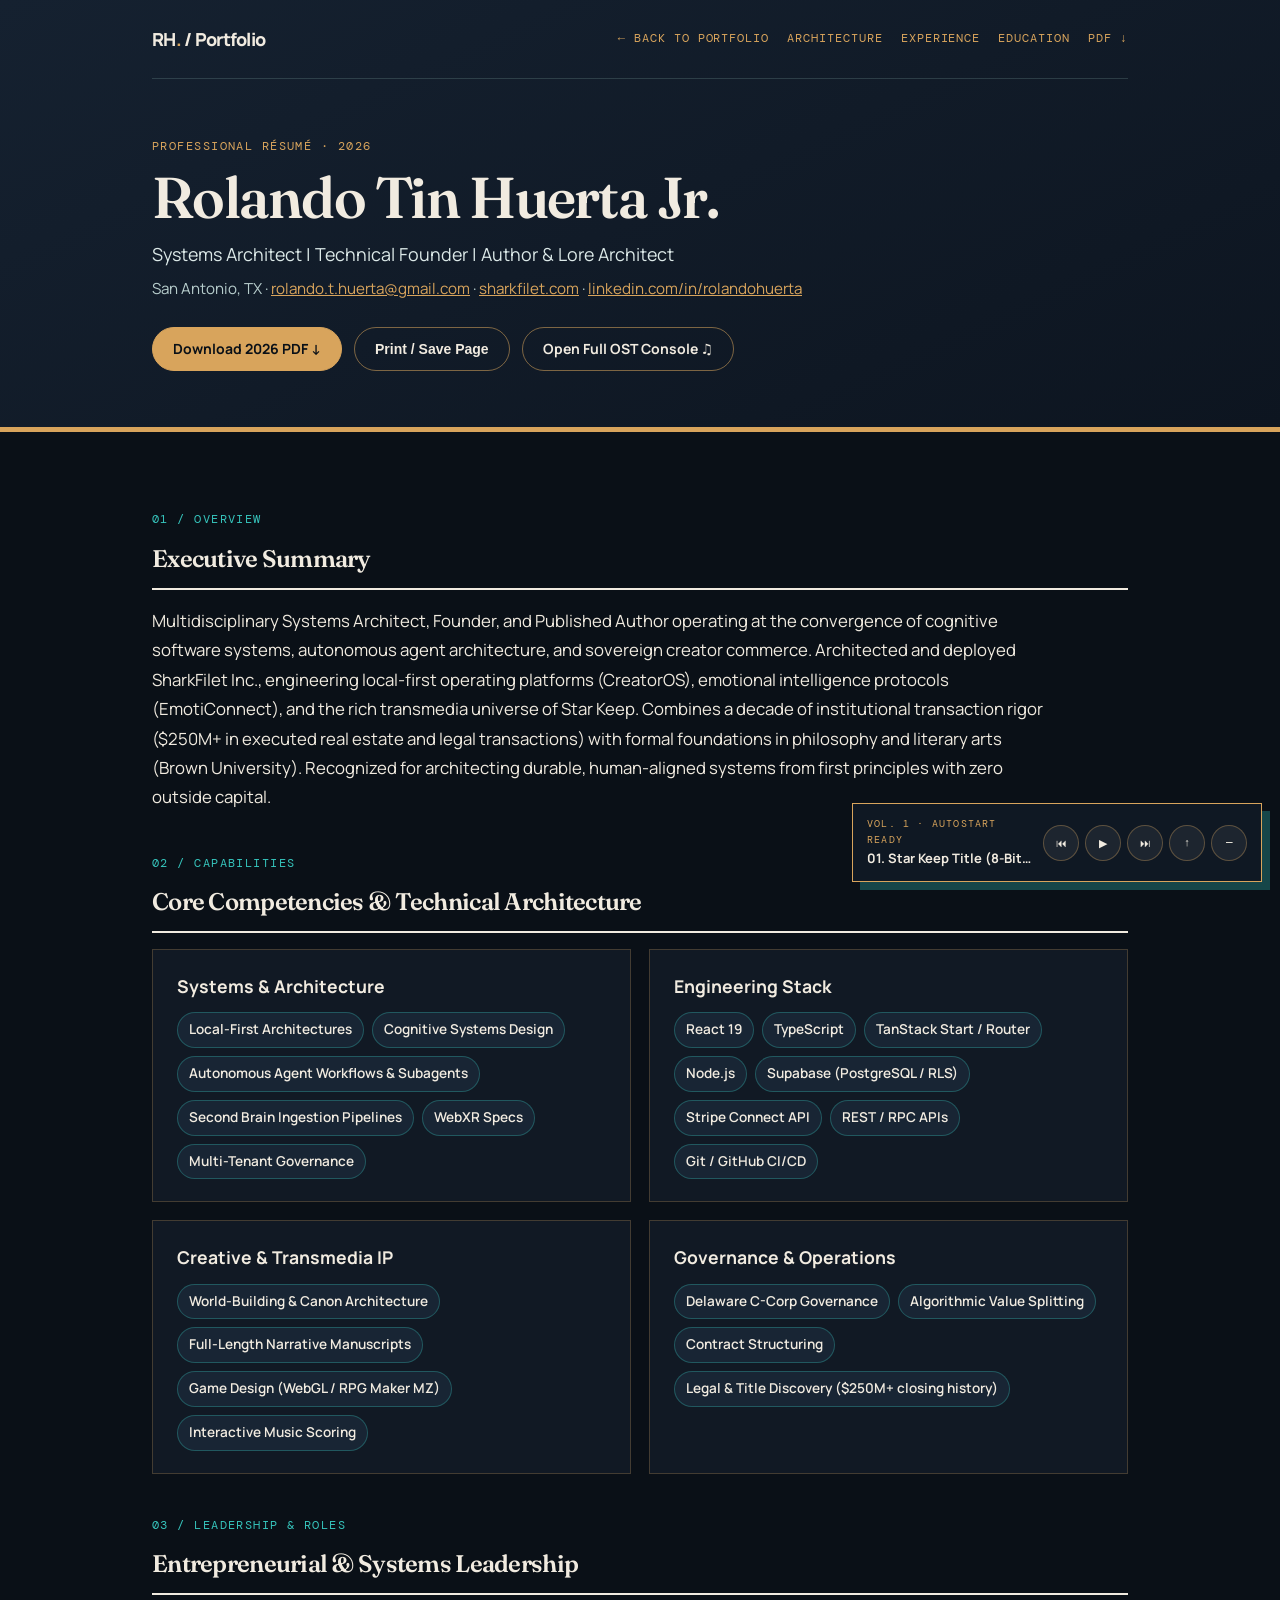
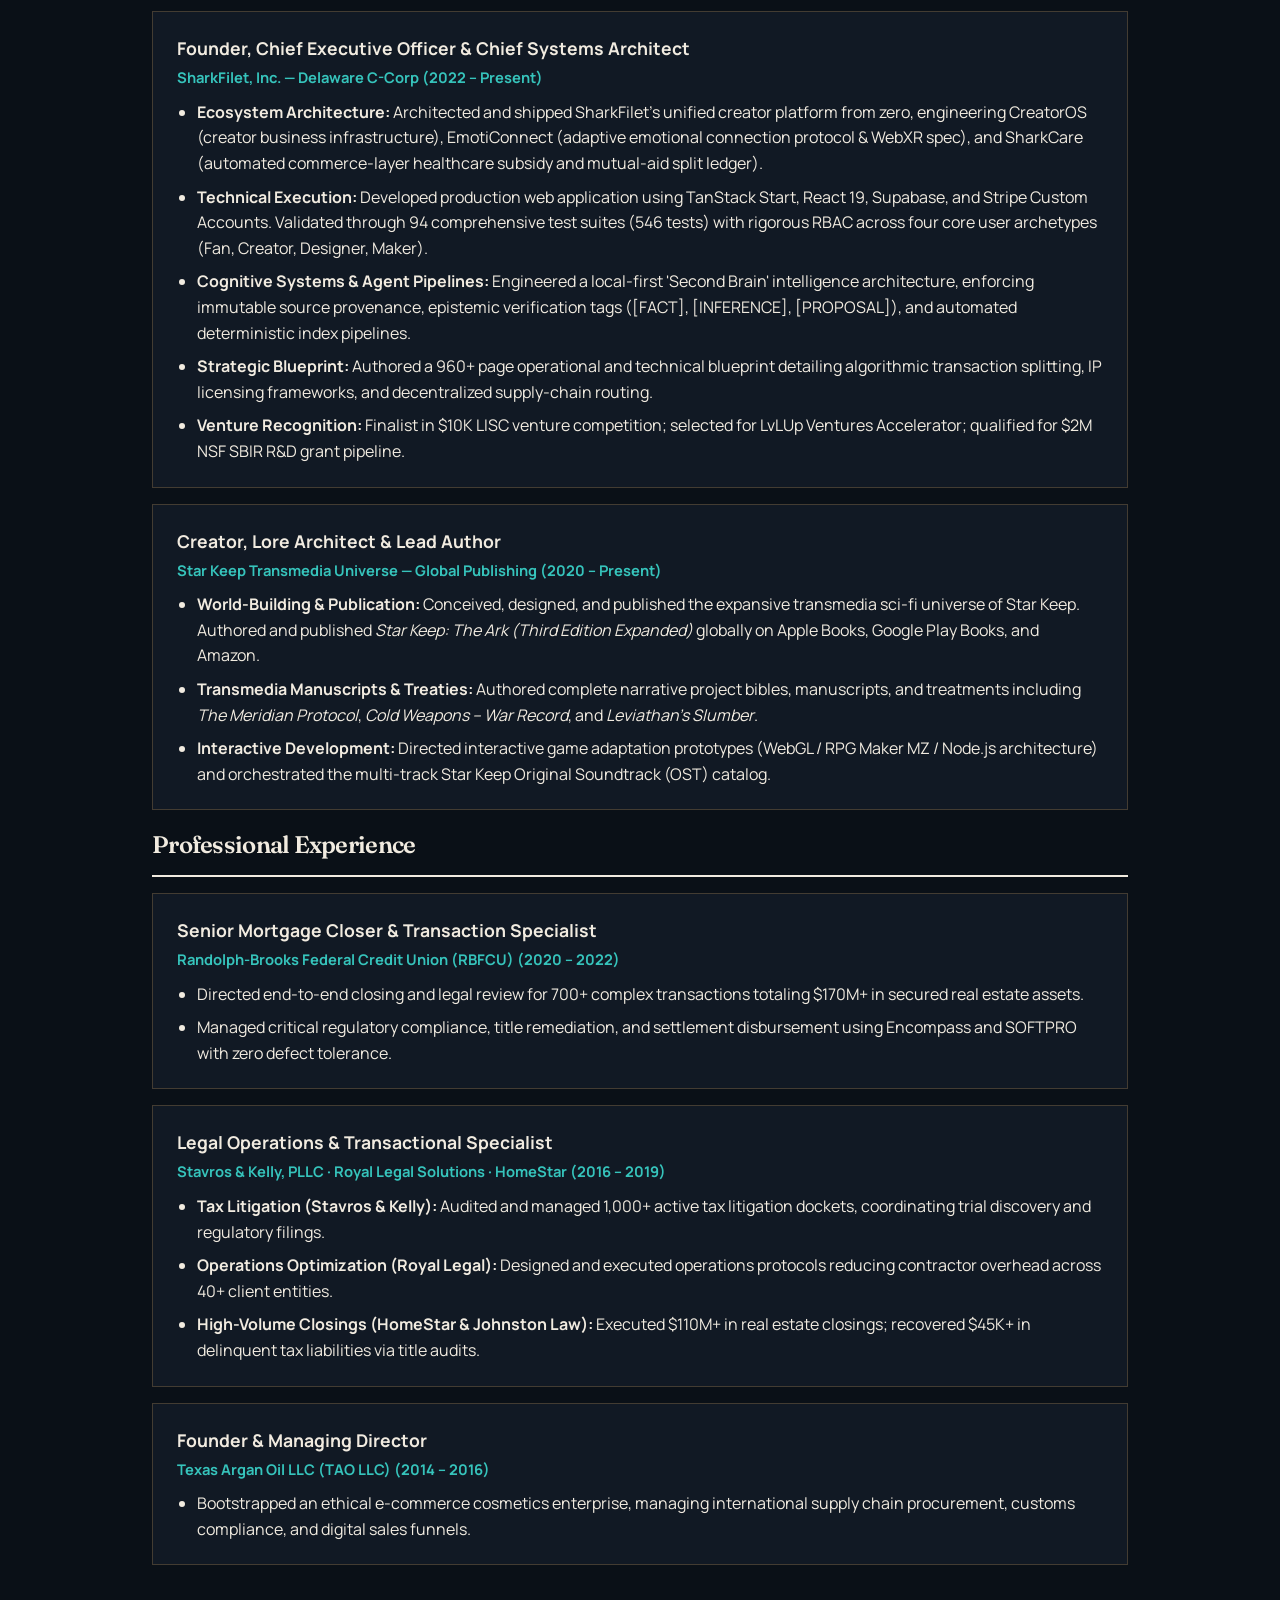
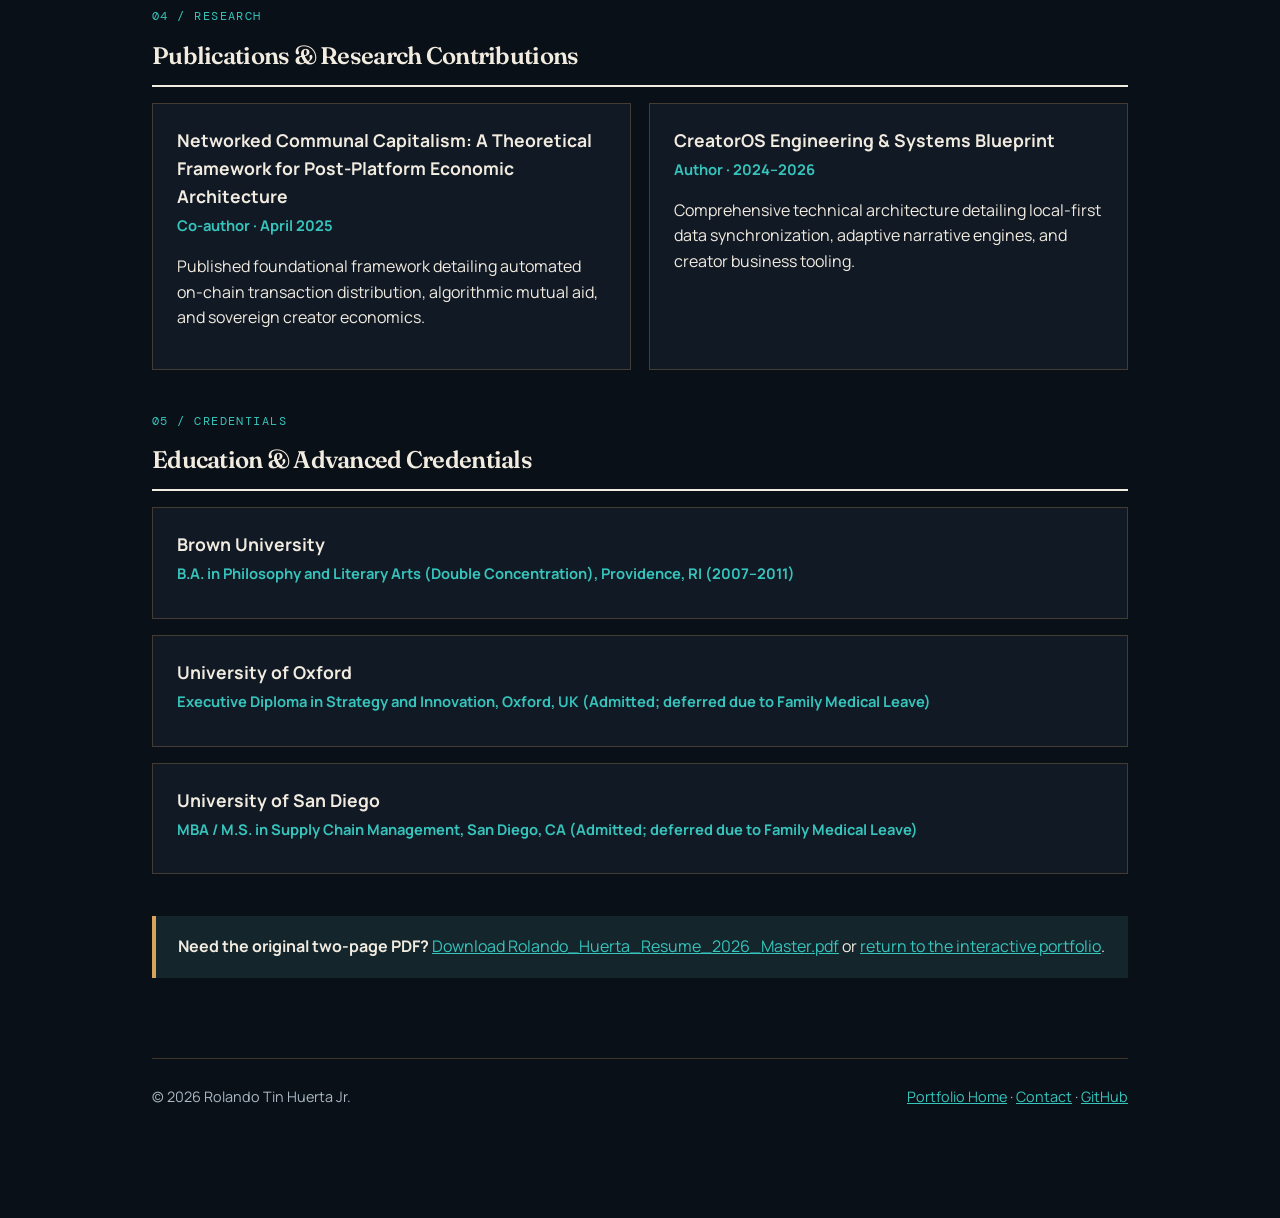
<file: resume/index.html>
<!DOCTYPE html>
<html lang="en">
<head>
  <meta charset="UTF-8">
  <meta name="viewport" content="width=device-width, initial-scale=1.0">
  <meta name="theme-color" content="#0a1017">
  <meta name="description" content="Rolando Tin Huerta Jr. — Systems Architect, Technical Founder, and Published Author. Full 2026 Master Résumé, technical architecture, experience, publications, and credentials.">
  <title>Résumé | Rolando Tin Huerta Jr.</title>
  <link rel="icon" type="image/svg+xml" href="../favicon.svg">
  <link rel="preconnect" href="https://fonts.googleapis.com">
  <link rel="preconnect" href="https://fonts.gstatic.com" crossorigin>
  <link href="https://fonts.googleapis.com/css2?family=DM+Mono:wght@400;500&family=Fraunces:opsz,wght@9..144,500;9..144,600;9..144,700&family=Manrope:wght@400;500;600;700;800&display=swap" rel="stylesheet">
  <style>
    :root {
      color-scheme: dark;
      --ink: #f1ebe0;
      --muted: #a9b8c4;
      --cream: #0a1017;
      --paper: #111924;
      --teal: #36c4bc;
      --mint: #0e1620;
      --mint-ink: #d8a45c;
      --orange: #d8a45c;
      --line: rgb(216 164 92 / 0.25);
    }

    * {
      box-sizing: border-box;
    }

    html {
      scroll-behavior: smooth;
    }

    body {
      margin: 0;
      background: var(--cream);
      color: var(--ink);
      font-family: "Manrope", ui-sans-serif, system-ui, -apple-system, BlinkMacSystemFont, "Segoe UI", sans-serif;
      line-height: 1.6;
      -webkit-font-smoothing: antialiased;
    }

    a {
      color: var(--teal);
    }

    :where(a:any-link, button):focus-visible {
      outline: 3px solid var(--orange);
      outline-offset: 3px;
    }

    .dark-surface {
      color-scheme: dark;
      background: linear-gradient(155deg, #152130 0%, #0d1520 100%);
      color: var(--ink);
    }

    .dark-surface :where(a:any-link, button):focus-visible {
      outline-color: var(--mint-ink);
    }

    .wrap {
      max-width: 1024px;
      margin-inline: auto;
      padding-inline: 24px;
    }

    .dark-top {
      border-bottom: 5px solid var(--orange);
    }

    .nav {
      display: flex;
      justify-content: space-between;
      align-items: center;
      flex-wrap: wrap;
      gap: 16px;
      padding: 20px 0;
      border-bottom: 1px solid rgb(164 217 206 / 0.18);
    }

    .wordmark {
      font-weight: 800;
      font-size: 18px;
      letter-spacing: -0.04em;
      text-decoration: none;
      color: var(--ink);
    }

    .wordmark .tag {
      color: var(--orange);
    }

    .navlinks {
      display: flex;
      gap: 18px;
      align-items: center;
      flex-wrap: wrap;
      font-family: "DM Mono", monospace;
      font-size: 12px;
      letter-spacing: 0.08em;
      text-transform: uppercase;
    }

    .navlinks a {
      color: var(--mint-ink);
      text-decoration: none;
      min-block-size: 38px;
      display: inline-flex;
      align-items: center;
    }

    .navlinks a:hover {
      color: var(--ink);
      text-decoration: underline;
    }

    .hero {
      padding: 46px 0 56px;
    }

    .eyebrow,
    .mono {
      font-family: "DM Mono", ui-monospace, monospace;
      text-transform: uppercase;
      letter-spacing: 0.12em;
      font-size: 12px;
      color: var(--mint-ink);
    }

    .section-eyebrow {
      color: var(--teal);
      margin-bottom: 10px;
    }

    h1,
    h2 {
      font-family: "Fraunces", Georgia, serif;
      font-weight: 600;
    }

    h1 {
      font-size: clamp(2.1rem, 5vw, 3.6rem);
      line-height: 1.04;
      letter-spacing: -0.03em;
      margin: 10px 0 12px;
    }

    .subhead {
      font-size: 1.12rem;
      color: #dce9e8;
      margin: 0 0 8px;
    }

    .meta-line {
      font-size: 0.95rem;
      color: #b7cdcc;
      margin: 0;
    }

    .meta-line a {
      color: var(--mint-ink);
    }

    .actions {
      display: flex;
      gap: 12px;
      flex-wrap: wrap;
      margin-top: 26px;
    }

    .button {
      display: inline-flex;
      align-items: center;
      justify-content: center;
      min-block-size: 44px;
      padding: 10px 20px;
      border-radius: 999px;
      border: 1px solid #d8a45c;
      background: #d8a45c;
      color: #0a1017;
      font-weight: 700;
      font-size: 14px;
      text-decoration: none;
      cursor: pointer;
    }

    .button:hover {
      background: #e7b978;
    }

    .button.secondary {
      background: transparent;
      border-color: rgb(216 164 92 / 0.55);
      color: var(--ink);
    }

    .button.secondary:hover {
      background: rgb(216 164 92 / 0.14);
    }

    main {
      padding: 36px 0 80px;
    }

    section {
      margin-top: 42px;
    }

    h2 {
      font-size: 1.5rem;
      letter-spacing: -0.03em;
      margin: 0 0 16px;
      padding-bottom: 10px;
      border-bottom: 2px solid var(--ink);
    }

    h3 {
      font-size: 1.1rem;
      margin: 0 0 4px;
    }

    .lead {
      font-size: 1.05rem;
      line-height: 1.75;
      max-width: 900px;
      margin: 0;
    }

    .grid-2 {
      display: grid;
      grid-template-columns: repeat(2, minmax(0, 1fr));
      gap: 18px;
    }

    .card {
      background: var(--paper);
      border: 1px solid var(--line);
      padding: 22px 24px;
    }

    .pill-list {
      display: flex;
      flex-wrap: wrap;
      gap: 8px;
      padding: 0;
      margin: 12px 0 0;
      list-style: none;
    }

    .pill-list li {
      padding: 6px 11px;
      background: #182534;
      border: 1px solid rgb(54 196 188 / 0.32);
      border-radius: 999px;
      font-size: 0.85rem;
      font-weight: 600;
      color: var(--ink);
    }

    .job {
      background: var(--paper);
      border: 1px solid var(--line);
      padding: 22px 24px;
      margin-bottom: 16px;
    }

    .job-meta {
      font-size: 0.92rem;
      color: var(--teal);
      font-weight: 700;
      margin: 0 0 10px;
    }

    .job ul {
      margin: 8px 0 0;
      padding-left: 20px;
    }

    .job li + li {
      margin-top: 8px;
    }

    .callout {
      background: #14262c;
      border-left: 4px solid #d8a45c;
      padding: 18px 22px;
    }

    .footer {
      border-top: 1px solid var(--line);
      padding: 26px 0 110px;
      display: flex;
      justify-content: space-between;
      flex-wrap: wrap;
      gap: 16px;
      font-size: 0.9rem;
      color: var(--muted);
    }

    /* Always-Visible Persistent Mini-Player Dock */
    .mini-player {
      position: fixed;
      inset-block-end: 18px;
      inset-inline-end: 18px;
      z-index: 45;
      width: min(calc(100vw - 36px), 410px);
      background: #0f1823;
      color: #f1ebe0;
      border: 1px solid #d8a45c;
      box-shadow: 8px 8px 0 rgb(54 196 188 / 0.3);
      padding: 12px 14px;
      display: flex;
      align-items: center;
      justify-content: space-between;
      gap: 12px;
    }

    .mini-player.is-collapsed {
      width: auto;
      max-width: min(calc(100vw - 36px), 270px);
    }

    .mini-player.is-collapsed #mini-prev-btn,
    .mini-player.is-collapsed #mini-next-btn,
    .mini-player.is-collapsed .mini-jump {
      display: none;
    }

    .mini-meta {
      min-width: 0;
    }

    .mini-meta .mono {
      font-size: 10px;
      color: var(--mint-ink);
    }

    .mini-player.is-playing .mini-meta .mono {
      color: var(--orange);
    }

    .mini-meta strong {
      display: block;
      font-size: 13px;
      overflow: hidden;
      text-overflow: ellipsis;
      white-space: nowrap;
    }

    .mini-controls {
      display: flex;
      align-items: center;
      gap: 6px;
      flex-shrink: 0;
    }

    .mini-btn {
      display: inline-flex;
      align-items: center;
      justify-content: center;
      min-block-size: 36px;
      min-inline-size: 36px;
      padding: 4px 10px;
      border-radius: 999px;
      border: 1px solid rgb(216 164 92 / 0.35);
      background: rgb(255 255 255 / 0.06);
      color: #f1ebe0;
      font-family: "DM Mono", monospace;
      font-size: 11px;
      text-decoration: none;
      cursor: pointer;
    }

    .mini-btn:hover {
      background: #d8a45c;
      border-color: #d8a45c;
      color: #0a1017;
    }

    @media (max-width: 740px) {
      .grid-2 {
        grid-template-columns: 1fr;
      }
    }

    @media print {
      body {
        background: #fff;
        color: #000;
      }
      .dark-top {
        background: #fff !important;
        color: #000 !important;
        border-bottom: 2px solid #000;
      }
      .subhead,
      .meta-line,
      .eyebrow,
      .meta-line a,
      .job-meta,
      a {
        color: #111 !important;
      }
      .card,
      .job,
      .callout,
      .pill-list li {
        background: #fff !important;
        color: #000 !important;
        border-color: #ccc !important;
      }
      .nav,
      .actions,
      .footer,
      .mini-player {
        display: none !important;
      }
      .job,
      .card {
        break-inside: avoid;
      }
    }
  </style>
  <script type="module" src="../app.js?v=20261124c"></script>
  <script type="module">
    document.getElementById('print-resume-btn')?.addEventListener('click', () => {
      window.print();
    });
  </script>
</head>
<body data-base="../">
  <header class="dark-top dark-surface">
    <div class="wrap">
      <nav class="nav" aria-label="Résumé navigation">
        <a class="wordmark" href="../">RH<span class="tag">.</span> / Portfolio</a>
        <div class="navlinks">
          <a href="../">← Back to portfolio</a>
          <a href="#competencies">Architecture</a>
          <a href="#experience">Experience</a>
          <a href="#education">Education</a>
          <a href="./Rolando_Huerta_Resume_2026_Master.pdf" download>PDF ↓</a>
        </div>
      </nav>

      <div class="hero">
        <p class="eyebrow">Professional Résumé · 2026</p>
        <h1>Rolando Tin Huerta Jr.</h1>
        <p class="subhead">Systems Architect | Technical Founder | Author &amp; Lore Architect</p>
        <p class="meta-line">
          San Antonio, TX ·
          <a href="mailto:rolando.t.huerta@gmail.com">rolando.t.huerta@gmail.com</a> ·
          <a href="https://sharkfilet.com" target="_blank" rel="noopener noreferrer">sharkfilet.com</a> ·
          <a href="https://www.linkedin.com/in/rolandohuerta" target="_blank" rel="noopener noreferrer">linkedin.com/in/rolandohuerta</a>
        </p>

        <div class="actions">
          <a class="button" href="./Rolando_Huerta_Resume_2026_Master.pdf" download>Download 2026 PDF ↓</a>
          <button type="button" class="button secondary" id="print-resume-btn">Print / Save Page</button>
          <a class="button secondary" href="../#soundtrack">Open Full OST Console ♫</a>
        </div>
      </div>
    </div>
  </header>

  <div class="wrap">
    <main>
      <section aria-labelledby="summary-heading">
        <div class="mono section-eyebrow">01 / Overview</div>
        <h2 id="summary-heading">Executive Summary</h2>
        <p class="lead">
          Multidisciplinary Systems Architect, Founder, and Published Author operating at the convergence of cognitive software systems, autonomous agent architecture, and sovereign creator commerce. Architected and deployed SharkFilet Inc., engineering local-first operating platforms (CreatorOS), emotional intelligence protocols (EmotiConnect), and the rich transmedia universe of Star Keep. Combines a decade of institutional transaction rigor ($250M+ in executed real estate and legal transactions) with formal foundations in philosophy and literary arts (Brown University). Recognized for architecting durable, human-aligned systems from first principles with zero outside capital.
        </p>
      </section>

      <section id="competencies" aria-labelledby="comp-heading">
        <div class="mono section-eyebrow">02 / Capabilities</div>
        <h2 id="comp-heading">Core Competencies &amp; Technical Architecture</h2>
        <div class="grid-2">
          <article class="card">
            <h3>Systems &amp; Architecture</h3>
            <ul class="pill-list">
              <li>Local-First Architectures</li>
              <li>Cognitive Systems Design</li>
              <li>Autonomous Agent Workflows &amp; Subagents</li>
              <li>Second Brain Ingestion Pipelines</li>
              <li>WebXR Specs</li>
              <li>Multi-Tenant Governance</li>
            </ul>
          </article>
          <article class="card">
            <h3>Engineering Stack</h3>
            <ul class="pill-list">
              <li>React 19</li>
              <li>TypeScript</li>
              <li>TanStack Start / Router</li>
              <li>Node.js</li>
              <li>Supabase (PostgreSQL / RLS)</li>
              <li>Stripe Connect API</li>
              <li>REST / RPC APIs</li>
              <li>Git / GitHub CI/CD</li>
            </ul>
          </article>
          <article class="card">
            <h3>Creative &amp; Transmedia IP</h3>
            <ul class="pill-list">
              <li>World-Building &amp; Canon Architecture</li>
              <li>Full-Length Narrative Manuscripts</li>
              <li>Game Design (WebGL / RPG Maker MZ)</li>
              <li>Interactive Music Scoring</li>
            </ul>
          </article>
          <article class="card">
            <h3>Governance &amp; Operations</h3>
            <ul class="pill-list">
              <li>Delaware C-Corp Governance</li>
              <li>Algorithmic Value Splitting</li>
              <li>Contract Structuring</li>
              <li>Legal &amp; Title Discovery ($250M+ closing history)</li>
            </ul>
          </article>
        </div>
      </section>

      <section id="experience" aria-labelledby="exp-heading">
        <div class="mono section-eyebrow">03 / Leadership &amp; Roles</div>
        <h2 id="exp-heading">Entrepreneurial &amp; Systems Leadership</h2>

        <article class="job">
          <h3>Founder, Chief Executive Officer &amp; Chief Systems Architect</h3>
          <p class="job-meta">SharkFilet, Inc. — Delaware C-Corp (2022 – Present)</p>
          <ul>
            <li><strong>Ecosystem Architecture:</strong> Architected and shipped SharkFilet's unified creator platform from zero, engineering CreatorOS (creator business infrastructure), EmotiConnect (adaptive emotional connection protocol &amp; WebXR spec), and SharkCare (automated commerce-layer healthcare subsidy and mutual-aid split ledger).</li>
            <li><strong>Technical Execution:</strong> Developed production web application using TanStack Start, React 19, Supabase, and Stripe Custom Accounts. Validated through 94 comprehensive test suites (546 tests) with rigorous RBAC across four core user archetypes (Fan, Creator, Designer, Maker).</li>
            <li><strong>Cognitive Systems &amp; Agent Pipelines:</strong> Engineered a local-first 'Second Brain' intelligence architecture, enforcing immutable source provenance, epistemic verification tags ([FACT], [INFERENCE], [PROPOSAL]), and automated deterministic index pipelines.</li>
            <li><strong>Strategic Blueprint:</strong> Authored a 960+ page operational and technical blueprint detailing algorithmic transaction splitting, IP licensing frameworks, and decentralized supply-chain routing.</li>
            <li><strong>Venture Recognition:</strong> Finalist in $10K LISC venture competition; selected for LvLUp Ventures Accelerator; qualified for $2M NSF SBIR R&amp;D grant pipeline.</li>
          </ul>
        </article>

        <article class="job">
          <h3>Creator, Lore Architect &amp; Lead Author</h3>
          <p class="job-meta">Star Keep Transmedia Universe — Global Publishing (2020 – Present)</p>
          <ul>
            <li><strong>World-Building &amp; Publication:</strong> Conceived, designed, and published the expansive transmedia sci-fi universe of Star Keep. Authored and published <em>Star Keep: The Ark (Third Edition Expanded)</em> globally on Apple Books, Google Play Books, and Amazon.</li>
            <li><strong>Transmedia Manuscripts &amp; Treaties:</strong> Authored complete narrative project bibles, manuscripts, and treatments including <em>The Meridian Protocol</em>, <em>Cold Weapons – War Record</em>, and <em>Leviathan's Slumber</em>.</li>
            <li><strong>Interactive Development:</strong> Directed interactive game adaptation prototypes (WebGL / RPG Maker MZ / Node.js architecture) and orchestrated the multi-track Star Keep Original Soundtrack (OST) catalog.</li>
          </ul>
        </article>

        <h2>Professional Experience</h2>

        <article class="job">
          <h3>Senior Mortgage Closer &amp; Transaction Specialist</h3>
          <p class="job-meta">Randolph-Brooks Federal Credit Union (RBFCU) (2020 – 2022)</p>
          <ul>
            <li>Directed end-to-end closing and legal review for 700+ complex transactions totaling $170M+ in secured real estate assets.</li>
            <li>Managed critical regulatory compliance, title remediation, and settlement disbursement using Encompass and SOFTPRO with zero defect tolerance.</li>
          </ul>
        </article>

        <article class="job">
          <h3>Legal Operations &amp; Transactional Specialist</h3>
          <p class="job-meta">Stavros &amp; Kelly, PLLC · Royal Legal Solutions · HomeStar (2016 – 2019)</p>
          <ul>
            <li><strong>Tax Litigation (Stavros &amp; Kelly):</strong> Audited and managed 1,000+ active tax litigation dockets, coordinating trial discovery and regulatory filings.</li>
            <li><strong>Operations Optimization (Royal Legal):</strong> Designed and executed operations protocols reducing contractor overhead across 40+ client entities.</li>
            <li><strong>High-Volume Closings (HomeStar &amp; Johnston Law):</strong> Executed $110M+ in real estate closings; recovered $45K+ in delinquent tax liabilities via title audits.</li>
          </ul>
        </article>

        <article class="job">
          <h3>Founder &amp; Managing Director</h3>
          <p class="job-meta">Texas Argan Oil LLC (TAO LLC) (2014 – 2016)</p>
          <ul>
            <li>Bootstrapped an ethical e-commerce cosmetics enterprise, managing international supply chain procurement, customs compliance, and digital sales funnels.</li>
          </ul>
        </article>
      </section>

      <section id="research" aria-labelledby="pub-heading">
        <div class="mono section-eyebrow">04 / Research</div>
        <h2 id="pub-heading">Publications &amp; Research Contributions</h2>
        <div class="grid-2">
          <article class="card">
            <h3>Networked Communal Capitalism: A Theoretical Framework for Post-Platform Economic Architecture</h3>
            <p class="job-meta">Co-author · April 2025</p>
            <p>Published foundational framework detailing automated on-chain transaction distribution, algorithmic mutual aid, and sovereign creator economics.</p>
          </article>
          <article class="card">
            <h3>CreatorOS Engineering &amp; Systems Blueprint</h3>
            <p class="job-meta">Author · 2024–2026</p>
            <p>Comprehensive technical architecture detailing local-first data synchronization, adaptive narrative engines, and creator business tooling.</p>
          </article>
        </div>
      </section>

      <section id="education" aria-labelledby="edu-heading">
        <div class="mono section-eyebrow">05 / Credentials</div>
        <h2 id="edu-heading">Education &amp; Advanced Credentials</h2>
        <article class="job">
          <h3>Brown University</h3>
          <p class="job-meta">B.A. in Philosophy and Literary Arts (Double Concentration), Providence, RI (2007–2011)</p>
        </article>
        <article class="job">
          <h3>University of Oxford</h3>
          <p class="job-meta">Executive Diploma in Strategy and Innovation, Oxford, UK (Admitted; deferred due to Family Medical Leave)</p>
        </article>
        <article class="job">
          <h3>University of San Diego</h3>
          <p class="job-meta">MBA / M.S. in Supply Chain Management, San Diego, CA (Admitted; deferred due to Family Medical Leave)</p>
        </article>
      </section>

      <section aria-label="PDF note">
        <div class="callout">
          <strong>Need the original two-page PDF?</strong> <a href="./Rolando_Huerta_Resume_2026_Master.pdf" download>Download Rolando_Huerta_Resume_2026_Master.pdf</a> or <a href="../">return to the interactive portfolio</a>.
        </div>
      </section>
    </main>

    <footer class="footer">
      <span>© 2026 Rolando Tin Huerta Jr.</span>
      <span><a href="../">Portfolio Home</a> · <a href="mailto:rolando.t.huerta@gmail.com">Contact</a> · <a href="https://github.com/SharkFilet" target="_blank" rel="noopener noreferrer">GitHub</a></span>
    </footer>
  </div>

  <audio id="ost-audio" preload="metadata" aria-label="Star Keep Retro 16-Bit OST audio stream"></audio>

  <aside id="mini-player" class="mini-player dark-surface" aria-label="Persistent Star Keep OST mini-player">
    <div class="mini-meta">
      <div class="mono" id="mini-status-label">Vol. 1 · Autostart Ready</div>
      <strong id="mini-track-title">01. Star Keep Title (8-Bit Overture)</strong>
    </div>
    <div class="mini-controls">
      <button type="button" class="mini-btn" id="mini-prev-btn" aria-label="Previous track">⏮</button>
      <button type="button" class="mini-btn" id="mini-play-btn" aria-label="Play soundtrack">▶</button>
      <button type="button" class="mini-btn" id="mini-next-btn" aria-label="Next track">⏭</button>
      <a class="mini-btn mini-jump" href="../#soundtrack" aria-label="Open full OST console">↑</a>
      <button type="button" class="mini-btn" id="mini-collapse-btn" aria-expanded="true" aria-label="Minimize mini-player">—</button>
    </div>
  </aside>
</body>
</html>
</file>
<file: styles.css>
:root {
  color-scheme: light;
  --ink: #11232a;
  --muted: #4d5f66;
  --cream: #f5f0e8;
  --paper: #fffdf8;
  --teal: #0e7777;
  --teal-deep: #095858;
  --mint: #e7f2ee;
  --mint-ink: #a4d9ce;
  --orange: #e4683d;
  --line: #d9d7cf;
  --line-mint: #c7d9d2;
  --radius-pill: 999px;
}

* {
  box-sizing: border-box;
}

html {
  scroll-behavior: smooth;
}

@media (prefers-reduced-motion: reduce) {
  html {
    scroll-behavior: auto;
  }

  ::view-transition-group(*),
  ::view-transition-old(*),
  ::view-transition-new(*) {
    animation: none !important;
  }
}

body {
  margin: 0;
  background: var(--cream);
  color: var(--ink);
  font-family: "Manrope", ui-sans-serif, system-ui, -apple-system, BlinkMacSystemFont, "Segoe UI", sans-serif;
  line-height: 1.55;
  -webkit-font-smoothing: antialiased;
}

a {
  color: inherit;
}

img {
  max-width: 100%;
  height: auto;
}

button,
input {
  font: inherit;
  color: inherit;
}

:where(a:any-link, button, summary, input, [tabindex]):focus-visible {
  outline: 3px solid var(--orange);
  outline-offset: 3px;
}

.dark-surface {
  color-scheme: dark;
  background: var(--ink);
  color: var(--paper);
}

.dark-surface :where(a:any-link, button, summary, input):focus-visible,
dialog.dark-surface :where(a:any-link, button, input):focus-visible {
  outline-color: var(--mint-ink);
}

.visually-hidden:where(:not(:focus-within, :active)) {
  position: absolute !important;
  clip-path: inset(50%) !important;
  overflow: hidden !important;
  width: 1px !important;
  height: 1px !important;
  margin: -1px !important;
  padding: 0 !important;
  border: 0 !important;
  white-space: nowrap !important;
}

.skip-link:focus {
  position: fixed;
  inset-block-start: 16px;
  inset-inline-start: 16px;
  z-index: 999;
  padding: 12px 18px;
  background: var(--ink);
  color: var(--paper);
  border-radius: var(--radius-pill);
  font-weight: 700;
  text-decoration: none;
}

.wrap {
  max-width: 1180px;
  margin-inline: auto;
  padding-inline: 28px;
}

.eyebrow,
.mono {
  font-family: "DM Mono", ui-monospace, SFMono-Regular, Menlo, monospace;
  text-transform: uppercase;
  letter-spacing: 0.12em;
  font-size: 12px;
}

.eyebrow {
  color: var(--teal);
  margin-bottom: 18px;
}

.tag {
  color: var(--orange);
}

/* Header & Responsive Popover Navbar */
.site-header {
  position: sticky;
  inset-block-start: 0;
  z-index: 40;
  background: rgb(245 240 232 / 0.94);
  backdrop-filter: blur(10px);
  border-bottom: 1px solid rgb(217 215 207 / 0.75);
}

.header-inner {
  display: flex;
  justify-content: space-between;
  align-items: center;
  gap: 18px;
  padding-block: 14px;
}

.header-inner > * {
  flex-shrink: 0;
  white-space: nowrap;
}

.site-header.is-measuring * {
  transition: none !important;
}

.mark {
  font-weight: 800;
  letter-spacing: -0.04em;
  font-size: 20px;
  text-decoration: none;
  display: inline-flex;
  align-items: center;
  min-block-size: 44px;
  padding-inline-end: 6px;
}

.header-actions {
  display: flex;
  align-items: center;
  gap: 12px;
}

.nav-ost-pill {
  display: inline-flex;
  align-items: center;
  gap: 8px;
  min-block-size: 40px;
  padding: 8px 14px;
  border-radius: var(--radius-pill);
  border: 1px solid var(--ink);
  background: var(--paper);
  color: var(--ink);
  font-family: "DM Mono", monospace;
  font-size: 11px;
  letter-spacing: 0.08em;
  text-transform: uppercase;
  cursor: pointer;
  transition: background-color 0.18s ease, color 0.18s ease, border-color 0.18s ease;
}

.nav-ost-pill:hover {
  background: var(--ink);
  color: var(--paper);
}

.nav-ost-pill.is-playing {
  background: var(--teal);
  border-color: var(--teal);
  color: #effaf6;
}

.ost-dot {
  width: 8px;
  height: 8px;
  border-radius: 50%;
  background: var(--orange);
  flex-shrink: 0;
}

.nav-ost-pill.is-playing .ost-dot {
  background: var(--mint-ink);
}

.site-nav {
  display: flex;
  align-items: center;
}

.menu-button {
  anchor-name: --menu-button;
  display: inline-flex;
  align-items: center;
  gap: 8px;
  min-block-size: 44px;
  padding: 8px 16px;
  border: 1px solid var(--ink);
  border-radius: var(--radius-pill);
  background: var(--paper);
  font-family: "DM Mono", monospace;
  font-size: 12px;
  text-transform: uppercase;
  letter-spacing: 0.1em;
  cursor: pointer;
}

.site-menu {
  list-style: none;
  margin: 0;
  padding: 12px;
  position: fixed;
  inset: auto;
  inset-block-start: 4.5rem;
  inset-block-start: anchor(--menu-button bottom);
  inset-inline-end: 20px;
  inline-size: min(82dvw, 19rem);
  max-inline-size: calc(100dvw - 2rem);
  block-size: fit-content;
  max-block-size: calc(100dvh - 6rem);
  margin-block-start: 0.5rem;
  overflow: auto;
  background: var(--paper);
  border: 1px solid var(--ink);
  box-shadow: 8px 8px 0 var(--orange);
}

.site-menu:not(:is(:popover-open, .\:popover-open)) {
  display: none;
}

.site-menu li + li {
  border-top: 1px solid var(--line);
}

.site-menu a {
  display: flex;
  align-items: center;
  justify-content: space-between;
  min-block-size: 44px;
  padding: 8px 10px;
  font-size: 13px;
  font-weight: 600;
  letter-spacing: 0.06em;
  text-transform: uppercase;
  text-decoration: none;
  color: var(--ink);
}

.site-menu a:hover {
  color: var(--teal);
}

.site-menu a[aria-current="true"],
.site-menu a[aria-current="page"] {
  color: var(--teal);
  font-weight: 800;
}

.site-header.is-wide .menu-button {
  display: none;
}

.site-header.is-wide .site-menu {
  position: static;
  display: flex;
  align-items: center;
  gap: 20px;
  inline-size: auto;
  max-inline-size: none;
  block-size: auto;
  max-block-size: none;
  overflow: visible;
  margin: 0;
  padding: 0;
  border: 0;
  background: transparent;
  box-shadow: none;
}

.site-header.is-wide .site-menu li + li {
  border-top: 0;
}

.site-header.is-wide .site-menu a {
  min-block-size: 44px;
  padding: 6px 2px;
  font-size: 12px;
  letter-spacing: 0.08em;
  color: var(--muted);
  position: relative;
}

.site-header.is-wide .site-menu a:hover,
.site-header.is-wide .site-menu a[aria-current="true"],
.site-header.is-wide .site-menu a[aria-current="page"] {
  color: var(--ink);
}

.site-header.is-wide .site-menu a[aria-current="true"]::after,
.site-header.is-wide .site-menu a[aria-current="page"]::after {
  content: "";
  position: absolute;
  inset-inline: 0;
  inset-block-end: 6px;
  border-block-end: 2px solid var(--orange);
}

.site-header.is-wide .site-menu::backdrop {
  display: none;
}

/* Buttons & Pills */
.actions {
  display: flex;
  gap: 12px;
  flex-wrap: wrap;
}

.button {
  display: inline-flex;
  align-items: center;
  justify-content: center;
  gap: 8px;
  min-block-size: 46px;
  padding: 11px 20px;
  border: 1px solid var(--ink);
  border-radius: var(--radius-pill);
  background: transparent;
  color: var(--ink);
  text-decoration: none;
  font-weight: 700;
  font-size: 14px;
  cursor: pointer;
  transition: transform 0.16s ease, background-color 0.16s ease, color 0.16s ease, border-color 0.16s ease;
}

.button:hover {
  background: var(--paper);
}

.button.primary {
  background: var(--ink);
  color: var(--paper);
}

.button.primary:hover {
  background: #1c3640;
}

.button.accent {
  background: var(--teal);
  border-color: var(--teal);
  color: #effaf6;
}

.button.accent:hover {
  background: var(--teal-deep);
}

.button.coral {
  background: var(--orange);
  border-color: var(--orange);
  color: #fff;
}

.button.coral:hover {
  background: #cf562d;
}

@media (prefers-reduced-motion: no-preference) {
  .button:hover {
    transform: translateY(-2px);
  }
}

/* Hero Section */
.hero {
  min-height: 74vh;
  display: grid;
  grid-template-columns: 1.3fr 0.72fr;
  gap: 48px;
  align-items: center;
  padding: 64px 0 88px;
  border-top: 0;
}

h1 {
  font-size: clamp(46px, 7.6vw, 96px);
  line-height: 0.94;
  letter-spacing: -0.07em;
  margin: 0 0 26px;
  max-width: 780px;
}

.hero-lead {
  font-size: 19px;
  max-width: 620px;
  color: #344b53;
  margin: 0 0 32px;
}

.hero-card {
  padding: 28px;
  border-radius: 2px;
  transform: rotate(2deg);
  box-shadow: 14px 14px 0 var(--orange);
  display: flex;
  flex-direction: column;
  gap: 10px;
}

.hero-card-top {
  display: flex;
  justify-content: space-between;
  align-items: center;
  gap: 10px;
}

.hero-card .number {
  font-size: 68px;
  line-height: 1;
  letter-spacing: -0.08em;
  color: var(--mint-ink);
  margin: 10px 0 2px;
  font-weight: 800;
}

.hero-card h2 {
  font-size: 24px;
  line-height: 1.15;
  letter-spacing: -0.03em;
  margin: 0;
  max-width: none;
  color: var(--paper);
}

.hero-card p {
  color: #cbd8d7;
  font-size: 15px;
  margin: 4px 0 12px;
}

.hero-card-controls {
  display: flex;
  align-items: center;
  justify-content: space-between;
  gap: 10px;
  padding-top: 14px;
  border-top: 1px solid rgb(164 217 206 / 0.22);
}

.hero-card-btn {
  display: inline-flex;
  align-items: center;
  gap: 6px;
  min-block-size: 36px;
  padding: 6px 12px;
  border: 1px solid rgb(164 217 206 / 0.4);
  border-radius: var(--radius-pill);
  background: transparent;
  color: var(--mint-ink);
  font-family: "DM Mono", monospace;
  font-size: 11px;
  letter-spacing: 0.08em;
  text-transform: uppercase;
  text-decoration: none;
  cursor: pointer;
}

.hero-card-btn:hover {
  background: rgb(164 217 206 / 0.14);
}

/* Sections */
section {
  padding: 88px 0;
  border-top: 1px solid var(--line);
}

section[id],
div[id] {
  scroll-margin-top: 86px;
}

.section-head {
  display: flex;
  justify-content: space-between;
  align-items: flex-end;
  gap: 30px;
  margin-bottom: 42px;
}

h2 {
  font-size: clamp(34px, 5vw, 58px);
  line-height: 1.02;
  letter-spacing: -0.065em;
  margin: 0;
  max-width: 580px;
}

.section-intro {
  max-width: 410px;
  color: var(--muted);
  margin: 0;
}

/* Profile */
.profile {
  display: grid;
  grid-template-columns: 270px 1fr;
  gap: 54px;
  align-items: center;
}

.profile-photo {
  width: 260px;
  height: 260px;
  border-radius: 50%;
  overflow: hidden;
  border: 3px solid #8dc7c0;
  box-shadow: 0 0 0 10px var(--paper);
  background: var(--paper);
}

.profile-photo img {
  width: 100%;
  height: 100%;
  object-fit: cover;
  display: block;
}

.profile h2 {
  max-width: 720px;
  margin-bottom: 24px;
}

.profile-list {
  list-style: none;
  padding: 0;
  margin: 0;
  border-top: 1px solid var(--line);
  max-width: 720px;
}

.profile-list li {
  padding: 12px 0;
  border-bottom: 1px solid var(--line);
  color: var(--muted);
}

.profile-list .check {
  color: var(--teal);
  font-weight: 800;
  margin-right: 10px;
}

.profile-list strong {
  color: var(--ink);
}

/* Interactive Roadmap */
.roadmap-list {
  list-style: none;
  padding: 0;
  margin: 0;
  background: var(--paper);
  border: 1px solid var(--line);
}

.roadmap-list li + li {
  border-top: 1px solid var(--line);
}

.roadmap-link {
  display: grid;
  grid-template-columns: 56px 190px 1fr auto;
  gap: 20px;
  align-items: center;
  padding: 16px 22px;
  text-decoration: none;
  transition: background-color 0.16s ease;
}

.roadmap-link:hover {
  background: var(--mint);
}

.roadmap-link b {
  color: var(--teal);
  font-family: "DM Mono", monospace;
  font-size: 13px;
}

.roadmap-link strong {
  font-size: 17px;
  color: var(--ink);
}

.roadmap-link span {
  color: var(--muted);
  font-size: 14px;
}

.roadmap-arrow {
  font-family: "DM Mono", monospace;
  font-size: 13px;
  color: var(--teal);
}

/* Work Cards & Competencies Tabs */
.grid {
  display: grid;
  grid-template-columns: repeat(3, 1fr);
  gap: 18px;
}

.card {
  background: var(--paper);
  padding: 26px;
  min-height: 235px;
  border: 1px solid var(--line);
  display: flex;
  flex-direction: column;
  justify-content: space-between;
}

.card h3 {
  font-size: 22px;
  line-height: 1.12;
  letter-spacing: -0.04em;
  margin: 44px 0 10px;
}

.card p {
  color: var(--muted);
  margin: 0;
  font-size: 15px;
}

.competency-deck {
  margin-top: 34px;
  background: var(--paper);
  border: 1px solid var(--line);
}

.tablist-scroller {
  display: flex;
  overflow-x: auto;
  border-bottom: 1px solid var(--line);
  padding-inline: 12px;
  gap: 6px;
}

.tablist-scroller [role="tab"] {
  flex: none;
  position: relative;
  min-block-size: 48px;
  padding: 12px 16px;
  border: 0;
  background: transparent;
  font-family: "DM Mono", monospace;
  font-size: 12px;
  letter-spacing: 0.08em;
  text-transform: uppercase;
  color: var(--muted);
  cursor: pointer;
}

.tablist-scroller [role="tab"]:hover {
  color: var(--ink);
}

.tablist-scroller [role="tab"][aria-selected="true"] {
  color: var(--teal);
}

.tablist-scroller [role="tab"][aria-selected="true"]::after {
  content: "";
  position: absolute;
  inset: auto 10px 0;
  border-block-end: 3px solid var(--orange);
}

.tab-panel-inner {
  padding: 24px 26px;
}

.pill-cloud {
  list-style: none;
  margin: 14px 0 0;
  padding: 0;
  display: flex;
  flex-wrap: wrap;
  gap: 8px;
}

.pill-cloud li {
  padding: 7px 13px;
  background: var(--mint);
  border: 1px solid var(--line-mint);
  border-radius: var(--radius-pill);
  font-size: 13px;
  font-weight: 600;
  color: var(--ink);
}

/* Mint Showcase Band */
.showcase {
  background: var(--mint);
  margin-inline: -28px;
  padding-inline: 28px;
}

.showcase-grid {
  display: grid;
  grid-template-columns: 1.35fr 1fr 1fr;
  gap: 18px;
}

.showcase-media-grid {
  display: grid;
  grid-template-columns: repeat(2, minmax(0, 1fr));
  gap: 18px;
  margin-top: 22px;
}

.showcase-card {
  display: flex;
  flex-direction: column;
  background: var(--paper);
  color: var(--ink);
  text-decoration: none;
  border: 1px solid var(--line-mint);
  transition: transform 0.2s ease, box-shadow 0.2s ease;
}

.showcase-card:hover {
  box-shadow: 8px 8px 0 var(--orange);
}

@media (prefers-reduced-motion: no-preference) {
  .showcase-card:hover {
    transform: translateY(-4px);
  }
}

.showcase-card > img {
  width: 100%;
  aspect-ratio: 1.35;
  object-fit: cover;
  display: block;
}

.showcase-card.feature > img {
  aspect-ratio: 1.75;
}

.showcase-card.media-wide > img {
  aspect-ratio: 16 / 9;
}

.yt-facade {
  position: relative;
  width: 100%;
  aspect-ratio: 16 / 9;
  background: #0d1b22;
  overflow: hidden;
}

.yt-facade img {
  width: 100%;
  height: 100%;
  object-fit: cover;
  display: block;
}

.yt-play-overlay {
  position: absolute;
  inset: 0;
  display: flex;
  align-items: center;
  justify-content: center;
  border: 0;
  background: rgb(17 35 42 / 0.35);
  color: #fff;
  cursor: pointer;
  transition: background-color 0.18s ease;
}

.yt-play-overlay:hover {
  background: rgb(17 35 42 / 0.18);
}

.yt-play-pill {
  display: inline-flex;
  align-items: center;
  gap: 8px;
  padding: 12px 22px;
  border-radius: var(--radius-pill);
  background: var(--orange);
  color: #fff;
  font-weight: 800;
  font-size: 14px;
  box-shadow: 0 8px 24px rgb(0 0 0 / 0.35);
}

.yt-iframe {
  width: 100%;
  height: 100%;
  border: 0;
  display: block;
}

.showcase-copy {
  padding: 22px;
  display: flex;
  flex-direction: column;
  flex: 1;
}

.showcase-copy h3 {
  font-size: 24px;
  line-height: 1.08;
  letter-spacing: -0.05em;
  margin: 10px 0 8px;
}

.showcase-copy p {
  color: var(--muted);
  font-size: 14px;
  margin: 0 0 18px;
}

.showcase-actions {
  margin-top: auto;
  display: flex;
  flex-wrap: wrap;
  gap: 10px;
  align-items: center;
}

.showcase-link {
  color: var(--teal);
  font-family: "DM Mono", monospace;
  font-size: 11px;
  font-weight: 500;
  text-transform: uppercase;
  letter-spacing: 0.08em;
  text-decoration: none;
}

.showcase-link:hover {
  text-decoration: underline;
}

.showcase-btn {
  display: inline-flex;
  align-items: center;
  min-block-size: 36px;
  padding: 6px 13px;
  border-radius: var(--radius-pill);
  border: 1px solid var(--ink);
  background: var(--cream);
  font-family: "DM Mono", monospace;
  font-size: 11px;
  text-transform: uppercase;
  letter-spacing: 0.08em;
  cursor: pointer;
}

.showcase-btn:hover {
  background: var(--ink);
  color: var(--paper);
}

/* Prominent YouTube Channels Band */
.youtube-band {
  margin-top: 28px;
  padding-top: 24px;
  border-top: 1px solid var(--line-mint);
}

.youtube-head {
  display: flex;
  justify-content: space-between;
  align-items: baseline;
  gap: 14px;
  flex-wrap: wrap;
  margin-bottom: 14px;
}

.youtube-grid {
  display: grid;
  grid-template-columns: repeat(3, minmax(0, 1fr));
  gap: 14px;
}

.yt-channel-card {
  background: var(--paper);
  border: 1px solid var(--line-mint);
  padding: 18px 20px;
  text-decoration: none;
  display: flex;
  flex-direction: column;
  gap: 6px;
  transition: transform 0.16s ease, box-shadow 0.16s ease;
}

.yt-channel-card:hover {
  box-shadow: 6px 6px 0 var(--teal);
}

@media (prefers-reduced-motion: no-preference) {
  .yt-channel-card:hover {
    transform: translateY(-2px);
  }
}

.yt-channel-card strong {
  font-size: 18px;
  letter-spacing: -0.02em;
  color: var(--ink);
}

.yt-channel-card p {
  margin: 0;
  font-size: 13px;
  color: var(--muted);
}

.yt-channel-card .showcase-link {
  margin-top: auto;
  padding-top: 6px;
}

.link-ribbon {
  display: flex;
  align-items: center;
  gap: 18px 24px;
  flex-wrap: wrap;
  margin-top: 24px;
  padding-top: 20px;
  border-top: 1px solid var(--line-mint);
}

.link-ribbon a {
  color: var(--teal-deep);
  font-weight: 700;
  font-size: 14px;
  text-decoration: none;
  padding-block: 4px;
}

.link-ribbon a:hover {
  text-decoration: underline;
}

/* Star Keep Retro 16-Bit OST Player — Top Deck + Bottom Song List */
.ost-console {
  border: 1px solid var(--ink);
  box-shadow: 12px 12px 0 var(--teal);
  overflow: hidden;
}

.ost-deck {
  padding: 28px;
  display: grid;
  grid-template-columns: minmax(270px, 0.9fr) 1.15fr;
  gap: 28px;
  align-items: center;
  border-bottom: 1px solid rgb(164 217 206 / 0.22);
}

.ost-deck-media {
  display: flex;
  flex-direction: column;
  gap: 12px;
}

.ost-cover-frame {
  position: relative;
  border: 1px solid rgb(164 217 206 / 0.3);
  background: #0a161b;
  overflow: hidden;
}

.ost-cover-frame img {
  width: 100%;
  aspect-ratio: 16 / 9;
  object-fit: cover;
  display: block;
}

.ost-badge {
  position: absolute;
  inset-block-start: 12px;
  inset-inline-start: 12px;
  background: rgb(17 35 42 / 0.88);
  color: var(--mint-ink);
  border: 1px solid rgb(164 217 206 / 0.45);
  padding: 4px 10px;
  font-family: "DM Mono", monospace;
  font-size: 11px;
  letter-spacing: 0.1em;
  text-transform: uppercase;
}

.ost-deck-controls {
  display: flex;
  flex-direction: column;
  gap: 14px;
  min-width: 0;
}

.ost-now-playing h3 {
  margin: 4px 0;
  font-size: clamp(22px, 2.8vw, 28px);
  line-height: 1.15;
  letter-spacing: -0.04em;
  color: var(--paper);
}

.ost-now-playing p {
  margin: 0;
  color: #b7cbca;
  font-size: 14px;
}

.ost-visualizer {
  width: 100%;
  height: 56px;
  display: block;
  background: #0b181d;
  border: 1px solid rgb(164 217 206 / 0.2);
}

.ost-scrub-row {
  display: grid;
  grid-template-columns: auto 1fr auto;
  align-items: center;
  gap: 12px;
  font-family: "DM Mono", monospace;
  font-size: 12px;
  color: var(--mint-ink);
}

.ost-range {
  width: 100%;
  accent-color: var(--orange);
  cursor: pointer;
}

.ost-transport {
  display: flex;
  flex-wrap: wrap;
  align-items: center;
  gap: 10px;
}

.ost-btn {
  display: inline-flex;
  align-items: center;
  justify-content: center;
  gap: 6px;
  min-block-size: 42px;
  min-inline-size: 42px;
  padding: 8px 14px;
  border-radius: var(--radius-pill);
  border: 1px solid rgb(164 217 206 / 0.35);
  background: rgb(255 255 255 / 0.04);
  color: var(--paper);
  font-family: "DM Mono", monospace;
  font-size: 12px;
  text-decoration: none;
  cursor: pointer;
}

.ost-btn:hover {
  background: rgb(164 217 206 / 0.16);
}

.ost-btn.play-main {
  background: var(--orange);
  border-color: var(--orange);
  color: #fff;
  font-weight: 700;
  padding-inline: 20px;
}

.ost-btn.play-main:hover {
  background: #cf562d;
}

.ost-btn[aria-pressed="true"] {
  background: var(--teal);
  border-color: var(--mint-ink);
  color: #fff;
}

.ost-volume-wrap {
  display: flex;
  align-items: center;
  gap: 12px;
  justify-content: space-between;
  flex-wrap: wrap;
  padding-top: 8px;
  border-top: 1px solid rgb(164 217 206 / 0.16);
}

.ost-volume-control {
  display: flex;
  align-items: center;
  gap: 8px;
  flex: 1;
  min-width: 180px;
  max-width: 240px;
}

.ost-notes summary {
  cursor: pointer;
  font-family: "DM Mono", monospace;
  font-size: 12px;
  color: var(--mint-ink);
  letter-spacing: 0.08em;
  text-transform: uppercase;
  padding-block: 4px;
}

.ost-notes p {
  margin: 8px 0 0;
  font-size: 13px;
  color: #cbd8d7;
}

.ost-playlist-pane {
  display: flex;
  flex-direction: column;
  min-width: 0;
  background: #0d1c22;
}

.ost-filter-bar {
  display: flex;
  align-items: center;
  gap: 8px;
  overflow-x: auto;
  padding: 10px 24px 0;
  border-bottom: 1px solid rgb(164 217 206 / 0.18);
}

.ost-filter-bar [role="tab"] {
  flex: none;
  position: relative;
  min-block-size: 44px;
  padding: 8px 12px 12px;
  border: 0;
  background: transparent;
  color: #b0c6c5;
  font-family: "DM Mono", monospace;
  font-size: 11px;
  letter-spacing: 0.08em;
  text-transform: uppercase;
  cursor: pointer;
}

.ost-filter-bar [role="tab"][aria-selected="true"] {
  color: var(--mint-ink);
}

.ost-filter-bar [role="tab"][aria-selected="true"]::after {
  content: "";
  position: absolute;
  inset: auto 8px 0;
  border-block-end: 3px solid var(--orange);
}

.ost-tracklist {
  list-style: none;
  margin: 0;
  padding: 14px 24px 24px;
  display: grid;
  grid-template-columns: repeat(2, minmax(0, 1fr));
  gap: 4px 20px;
  max-height: 410px;
  overflow-y: auto;
}

.ost-track-row {
  display: grid;
  grid-template-columns: 1fr auto;
  align-items: center;
  gap: 8px;
  border-bottom: 1px solid rgb(164 217 206 / 0.12);
}

.ost-track-trigger {
  display: grid;
  grid-template-columns: 52px 1fr auto;
  align-items: center;
  gap: 10px;
  width: 100%;
  min-block-size: 48px;
  padding: 8px 10px;
  border: 0;
  background: transparent;
  color: var(--paper);
  text-align: left;
  cursor: pointer;
}

.ost-track-trigger:hover {
  background: rgb(164 217 206 / 0.1);
}

.ost-track-row.is-active .ost-track-trigger {
  background: rgb(14 119 119 / 0.5);
}

.ost-track-num {
  font-family: "DM Mono", monospace;
  font-size: 11px;
  color: var(--mint-ink);
}

.ost-track-meta {
  min-width: 0;
}

.ost-track-title {
  display: block;
  font-size: 14px;
  font-weight: 700;
  overflow: hidden;
  text-overflow: ellipsis;
  white-space: nowrap;
}

.ost-track-sub {
  display: block;
  font-size: 12px;
  color: #a9c0bf;
  overflow: hidden;
  text-overflow: ellipsis;
  white-space: nowrap;
}

.ost-track-stamp {
  font-family: "DM Mono", monospace;
  font-size: 11px;
  color: #a9c0bf;
}

.ost-dl-link {
  display: inline-flex;
  align-items: center;
  justify-content: center;
  min-block-size: 36px;
  padding: 4px 10px;
  border-radius: var(--radius-pill);
  border: 1px solid rgb(164 217 206 / 0.25);
  color: var(--mint-ink);
  font-family: "DM Mono", monospace;
  font-size: 11px;
  text-decoration: none;
}

.ost-dl-link:hover {
  background: rgb(164 217 206 / 0.16);
}

/* Downloads & Interactive Vault */
.vault-grid {
  display: grid;
  grid-template-columns: repeat(2, 1fr);
  gap: 18px;
}

.vault-card {
  background: var(--paper);
  border: 1px solid var(--line);
  padding: 26px;
  display: flex;
  flex-direction: column;
  gap: 12px;
}

.vault-card h3 {
  font-size: 22px;
  letter-spacing: -0.04em;
  margin: 0;
}

.vault-card p {
  margin: 0;
  color: var(--muted);
  font-size: 15px;
}

.vault-actions {
  margin-top: auto;
  padding-top: 8px;
  display: flex;
  flex-wrap: wrap;
  gap: 10px;
}

.status-note {
  font-family: "DM Mono", monospace;
  font-size: 12px;
  color: var(--teal);
  min-block-size: 18px;
}

/* Experience Timeline */
.timeline {
  border-top: 1px solid var(--ink);
}

.row {
  display: grid;
  grid-template-columns: 160px 1fr 1.3fr;
  gap: 24px;
  padding: 24px 0;
  border-bottom: 1px solid var(--line);
}

.row-title strong {
  display: block;
  font-size: 19px;
}

.row-title span {
  display: block;
  margin-top: 2px;
  font-size: 14px;
  color: var(--teal);
  font-weight: 600;
}

.row p {
  margin: 0;
  color: var(--muted);
  max-width: 560px;
}

.pub-grid {
  display: grid;
  grid-template-columns: repeat(2, 1fr);
  gap: 18px;
  margin-top: 32px;
}

/* Quote Banner */
.quote {
  background: var(--teal);
  color: #effaf6;
  padding: 68px;
  font-size: clamp(26px, 3.8vw, 46px);
  line-height: 1.12;
  letter-spacing: -0.055em;
  margin: 0;
}

.quote .mono {
  color: var(--mint-ink);
  font-size: 12px;
  letter-spacing: 0.12em;
  margin-bottom: 24px;
}

/* Embedded Seamless Résumé View */
.resume-banner {
  padding: 46px 36px;
  border: 1px solid var(--ink);
  border-bottom: 5px solid var(--orange);
  margin-top: 28px;
}

.resume-banner h1 {
  font-size: clamp(2.1rem, 4.5vw, 3.4rem);
  margin: 12px 0 10px;
  letter-spacing: -0.05em;
}

.resume-subhead {
  font-size: 1.12rem;
  color: #dce9e8;
  margin: 0 0 8px;
}

.resume-meta {
  font-size: 0.95rem;
  color: #b7cdcc;
  margin: 0 0 24px;
}

.resume-meta a {
  color: var(--mint-ink);
}

.resume-banner .button {
  border-color: var(--paper);
  background: var(--paper);
  color: var(--ink);
}

.resume-banner .button.secondary {
  background: transparent;
  border-color: rgb(164 217 206 / 0.55);
  color: var(--paper);
}

.resume-banner .button.secondary:hover {
  background: rgb(164 217 206 / 0.16);
}

.resume-section {
  padding: 42px 0 0;
  border-top: 0;
}

.resume-section h2 {
  font-size: 1.55rem;
  letter-spacing: -0.03em;
  max-width: none;
  padding-bottom: 10px;
  margin-bottom: 18px;
  border-bottom: 2px solid var(--ink);
}

.resume-grid-2 {
  display: grid;
  grid-template-columns: repeat(2, minmax(0, 1fr));
  gap: 18px;
}

.resume-card {
  background: var(--paper);
  border: 1px solid var(--line);
  padding: 22px 24px;
}

.resume-card h3 {
  margin: 0 0 6px;
  font-size: 1.1rem;
}

.resume-job {
  background: var(--paper);
  border: 1px solid var(--line);
  padding: 22px 24px;
  margin-bottom: 16px;
}

.resume-job h3 {
  margin: 0 0 4px;
  font-size: 1.12rem;
}

.job-meta {
  font-size: 0.92rem;
  color: var(--teal);
  font-weight: 700;
  margin: 0 0 10px;
}

.resume-job ul {
  margin: 8px 0 0;
  padding-left: 20px;
}

.resume-job li + li {
  margin-top: 8px;
}

.resume-callout {
  background: var(--mint);
  border-left: 4px solid var(--teal);
  padding: 18px 22px;
  margin-top: 28px;
}

/* Footer */
footer {
  padding: 34px 0 112px;
  border-top: 1px solid var(--line);
  display: flex;
  justify-content: space-between;
  gap: 18px;
  flex-wrap: wrap;
  color: var(--muted);
  font-size: 13px;
}

footer a {
  color: var(--ink);
}

/* Native Modal Dialogs */
dialog.portfolio-dialog {
  margin: auto;
  width: min(92vw, 720px);
  max-height: 88dvh;
  padding: 0;
  border: 1px solid var(--ink);
  background: var(--paper);
  color: var(--ink);
  box-shadow: 12px 12px 0 var(--orange);
  overflow: auto;
}

dialog.portfolio-dialog:modal {
  overscroll-behavior: contain;
}

dialog.portfolio-dialog::backdrop {
  background: rgb(17 35 42 / 0.65);
  backdrop-filter: blur(3px);
  overflow: hidden;
  overscroll-behavior: contain;
}

@media (prefers-reduced-motion: no-preference) {
  dialog.portfolio-dialog {
    opacity: 0;
    translate: 0 12px;
    transition: opacity 0.2s ease, translate 0.2s ease, display 0.2s, overlay 0.2s;
    transition-behavior: allow-discrete;
  }

  dialog.portfolio-dialog[open] {
    opacity: 1;
    translate: 0 0;
  }

  @starting-style {
    dialog.portfolio-dialog[open] {
      opacity: 0;
      translate: 0 12px;
    }
  }
}

.dialog-head {
  display: flex;
  justify-content: space-between;
  align-items: flex-start;
  gap: 16px;
  padding: 24px 26px 18px;
  border-bottom: 1px solid var(--line);
  background: var(--mint);
}

.dialog-head h2 {
  font-size: 26px;
  letter-spacing: -0.04em;
  max-width: none;
}

.dialog-body {
  padding: 22px 26px 26px;
}

.dialog-body ul {
  padding-left: 20px;
}

.dialog-close {
  min-block-size: 40px;
  min-inline-size: 40px;
  padding: 6px 14px;
  border-radius: var(--radius-pill);
  border: 1px solid var(--ink);
  background: var(--paper);
  font-family: "DM Mono", monospace;
  font-size: 12px;
  cursor: pointer;
}

.dialog-close:hover {
  background: var(--ink);
  color: var(--paper);
}

/* Always-Visible Persistent Floating Mini-Player Dock */
.mini-player {
  position: fixed;
  inset-block-end: 18px;
  inset-inline-end: 18px;
  z-index: 45;
  width: min(calc(100vw - 36px), 410px);
  border: 1px solid var(--mint-ink);
  box-shadow: 8px 8px 0 var(--orange);
  padding: 12px 14px;
  display: flex;
  align-items: center;
  justify-content: space-between;
  gap: 12px;
}

.mini-player.is-collapsed {
  width: auto;
  max-width: min(calc(100vw - 36px), 270px);
}

.mini-player.is-collapsed #mini-prev-btn,
.mini-player.is-collapsed #mini-next-btn,
.mini-player.is-collapsed .mini-jump {
  display: none;
}

.mini-meta {
  min-width: 0;
}

.mini-meta .mono {
  font-size: 10px;
  color: var(--mint-ink);
}

.mini-player.is-playing .mini-meta .mono {
  color: var(--orange);
}

.mini-meta strong {
  display: block;
  font-size: 13px;
  overflow: hidden;
  text-overflow: ellipsis;
  white-space: nowrap;
}

.mini-controls {
  display: flex;
  align-items: center;
  gap: 6px;
  flex-shrink: 0;
}

.mini-btn {
  display: inline-flex;
  align-items: center;
  justify-content: center;
  min-block-size: 36px;
  min-inline-size: 36px;
  padding: 4px 10px;
  border-radius: var(--radius-pill);
  border: 1px solid rgb(164 217 206 / 0.35);
  background: rgb(255 255 255 / 0.06);
  color: var(--paper);
  font-family: "DM Mono", monospace;
  font-size: 11px;
  text-decoration: none;
  cursor: pointer;
}

.mini-btn:hover {
  background: var(--orange);
  border-color: var(--orange);
}

/* Responsive Breakpoints */
@media (max-width: 900px) {
  .ost-deck {
    grid-template-columns: 1fr;
  }

  .ost-tracklist {
    grid-template-columns: 1fr;
  }

  .showcase-media-grid,
  .youtube-grid,
  .resume-grid-2 {
    grid-template-columns: 1fr;
  }
}

@media (max-width: 760px) {
  .hero {
    grid-template-columns: 1fr;
    padding-top: 38px;
    padding-bottom: 64px;
  }

  .hero-card {
    max-width: 390px;
  }

  .profile {
    grid-template-columns: 1fr;
    gap: 32px;
  }

  .profile-photo {
    width: 210px;
    height: 210px;
  }

  .roadmap-link {
    grid-template-columns: 44px 1fr auto;
    gap: 8px 14px;
  }

  .roadmap-link span:not(.roadmap-arrow) {
    grid-column: 2;
  }

  .showcase-grid,
  .grid,
  .vault-grid,
  .pub-grid {
    grid-template-columns: 1fr;
  }

  .section-head,
  .row,
  footer {
    display: block;
  }

  .section-intro {
    margin-top: 16px;
  }

  .row-title,
  .row p {
    margin-top: 8px;
  }

  .quote {
    padding: 36px 24px;
  }
}

@media print {
  .site-header,
  .mini-player,
  #portfolio-view {
    display: none !important;
  }
  #resume-view[hidden] {
    display: block !important;
  }
  .resume-banner {
    background: #fff !important;
    color: #000 !important;
  }
}
</file>
<file: theme-arcanum.css>
:root {
  color-scheme: dark;
  --ink: #f1ebe0;
  --muted: #a9b8c4;
  --cream: #0a1017;
  --paper: #111924;
  --teal: #36c4bc;
  --teal-deep: #5ed7cf;
  --mint: #0e1620;
  --mint-ink: #d8a45c;
  --orange: #d8a45c;
  --line: rgb(216 164 92 / 0.24);
  --line-mint: rgb(54 196 188 / 0.28);
}

body {
  background:
    radial-gradient(circle at 85% 8%, rgb(54 196 188 / 0.1), transparent 36%),
    radial-gradient(circle at 14% 22%, rgb(216 164 92 / 0.08), transparent 40%),
    var(--cream);
  color: var(--ink);
}

.site-header {
  background: rgb(10 16 23 / 0.92);
  border-bottom: 1px solid rgb(216 164 92 / 0.25);
}

.site-menu {
  background: #111924;
  border-color: #d8a45c;
  box-shadow: 8px 8px 0 rgb(54 196 188 / 0.35);
}

.site-menu a {
  color: var(--ink);
}

.site-header.is-wide .site-menu a {
  color: var(--muted);
}

.site-header.is-wide .site-menu a:hover,
.site-header.is-wide .site-menu a[aria-current="true"],
.site-header.is-wide .site-menu a[aria-current="page"] {
  color: #f7f1e6;
}

.nav-ost-pill,
.menu-button {
  background: #141f2d;
  border-color: rgb(216 164 92 / 0.55);
  color: var(--ink);
}

.nav-ost-pill:hover {
  background: #d8a45c;
  color: #0a1017;
}

.nav-ost-pill.is-playing {
  background: #1d6460;
  border-color: #36c4bc;
  color: #fff;
}

h1,
h2 {
  font-family: "Fraunces", Georgia, serif;
  font-weight: 600;
  letter-spacing: -0.03em;
}

.hero-lead {
  color: #c2ced8;
}

.button {
  border-color: rgb(216 164 92 / 0.55);
  color: var(--ink);
}

.button:hover {
  background: rgb(216 164 92 / 0.14);
}

.button.primary,
.button.coral {
  background: #d8a45c;
  border-color: #d8a45c;
  color: #0a1017;
}

.button.primary:hover,
.button.coral:hover {
  background: #e7b978;
}

.button.accent {
  background: #1d706c;
  border-color: #36c4bc;
  color: #effaf8;
}

.button.accent:hover {
  background: #23837e;
}

.dark-surface {
  color-scheme: dark;
  background: #0d1520;
  color: #f1ebe0;
}

.hero-card {
  background: linear-gradient(155deg, #152130 0%, #0d1520 100%);
  border: 1px solid rgb(216 164 92 / 0.5);
  box-shadow: 12px 12px 0 rgb(216 164 92 / 0.25);
  transform: rotate(1deg);
  color: #f1ebe0;
}

.hero-card .mono,
.hero-card .number {
  color: #d8a45c;
}

.hero-card h2 {
  color: #f7f1e6;
}

.hero-card p {
  color: #c2ced8;
}

.hero-card-btn {
  border-color: rgb(216 164 92 / 0.45);
  color: #d8a45c;
}

.hero-card-btn:hover {
  background: rgb(216 164 92 / 0.15);
}

.profile-photo {
  border: 2px solid #d8a45c;
  box-shadow: 0 0 0 10px #111924, 0 18px 40px rgb(0 0 0 / 0.5);
  background: #111924;
}

.roadmap-link:hover {
  background: #172332;
}

.showcase {
  background: #0e1620;
  border-top: 1px solid rgb(216 164 92 / 0.25);
  border-bottom: 1px solid rgb(216 164 92 / 0.25);
}

.showcase-card,
.yt-channel-card,
.card,
.vault-card,
.competency-deck,
.roadmap-list {
  background: #121c28;
  border-color: rgb(216 164 92 / 0.26);
}

.showcase-card:hover {
  box-shadow: 8px 8px 0 #d8a45c;
}

.yt-channel-card:hover {
  box-shadow: 6px 6px 0 #36c4bc;
}

.yt-play-pill {
  background: #d8a45c;
  color: #0a1017;
}

.showcase-btn {
  background: #172434;
  border-color: rgb(216 164 92 / 0.45);
  color: var(--ink);
}

.showcase-btn:hover {
  background: #d8a45c;
  color: #0a1017;
}

.ost-console {
  background: #0c141e;
  border-color: rgb(216 164 92 / 0.45);
  box-shadow: 12px 12px 0 rgb(54 196 188 / 0.28);
  color: #f1ebe0;
}

.ost-playlist-pane {
  background: #091018;
}

.ost-now-playing .mono {
  color: #d8a45c;
}

.ost-now-playing h3 {
  color: #f7f1e6;
}

.ost-now-playing p {
  color: #b9c6d1;
}

.ost-btn {
  color: #f1ebe0;
  border-color: rgb(216 164 92 / 0.35);
}

.ost-btn.play-main {
  background: #d8a45c;
  border-color: #d8a45c;
  color: #0a1017;
}

.ost-btn.play-main:hover {
  background: #e9bb7a;
}

.ost-btn[aria-pressed="true"] {
  background: #1d706c;
  border-color: #36c4bc;
  color: #fff;
}

.ost-track-trigger {
  color: #f1ebe0;
}

.ost-track-title {
  color: #f7f1e6;
}

.ost-track-sub,
.ost-track-stamp {
  color: #a9b8c4;
}

.ost-track-row.is-active .ost-track-trigger {
  background: rgb(54 196 188 / 0.18);
}

.ost-badge {
  background: rgb(10 16 23 / 0.88);
  color: #d8a45c;
  border-color: rgb(216 164 92 / 0.45);
}

.ost-dl-link {
  border-color: rgb(216 164 92 / 0.35);
  color: #d8a45c;
}

.quote {
  background: linear-gradient(135deg, #132c33 0%, #0f1b26 100%);
  border: 1px solid rgb(216 164 92 / 0.4);
  color: #f4efe4;
}

.quote .mono {
  color: #d8a45c;
}

.mini-player {
  background: #0f1823;
  color: #f1ebe0;
  border-color: #d8a45c;
  box-shadow: 8px 8px 0 rgb(54 196 188 / 0.3);
}

.mini-meta .mono {
  color: #36c4bc;
}

.mini-player.is-playing .mini-meta .mono {
  color: #d8a45c;
}

.mini-meta strong {
  color: #f7f1e6;
}

.mini-btn {
  color: #f1ebe0;
  border-color: rgb(216 164 92 / 0.35);
}

.mini-btn:hover {
  background: #d8a45c;
  border-color: #d8a45c;
  color: #0a1017;
}

dialog.portfolio-dialog {
  background: #111924;
  color: var(--ink);
  border-color: #d8a45c;
  box-shadow: 12px 12px 0 rgb(54 196 188 / 0.35);
}

.dialog-head {
  background: #162231;
}

.dialog-close {
  background: #0c141e;
  border-color: #d8a45c;
  color: var(--ink);
}

.dialog-close:hover {
  background: #d8a45c;
  color: #0a1017;
}

.pill-cloud li {
  background: #182534;
  border-color: rgb(54 196 188 / 0.32);
  color: var(--ink);
}

.resume-banner {
  background: linear-gradient(155deg, #152130 0%, #0d1520 100%);
  border-color: rgb(216 164 92 / 0.4);
  border-bottom-color: #d8a45c;
  color: #f1ebe0;
}

.resume-subhead {
  color: #dce6ee;
}

.resume-meta {
  color: #a9b8c4;
}

.resume-meta a {
  color: #d8a45c;
}

.resume-banner .button.primary {
  background: #d8a45c;
  border-color: #d8a45c;
  color: #0a1017;
}

.resume-banner .button:not(.primary) {
  background: transparent;
  border-color: rgb(216 164 92 / 0.55);
  color: #f1ebe0;
}

.resume-banner .button:not(.primary):hover {
  background: rgb(216 164 92 / 0.16);
}

.resume-card,
.resume-job {
  background: #121c28;
  border-color: rgb(216 164 92 / 0.25);
}

.resume-callout {
  background: #14262c;
  border-left-color: #d8a45c;
}

.timeline {
  border-top-color: rgb(216 164 92 / 0.45);
}

footer a {
  color: #d8a45c;
}
</file>
